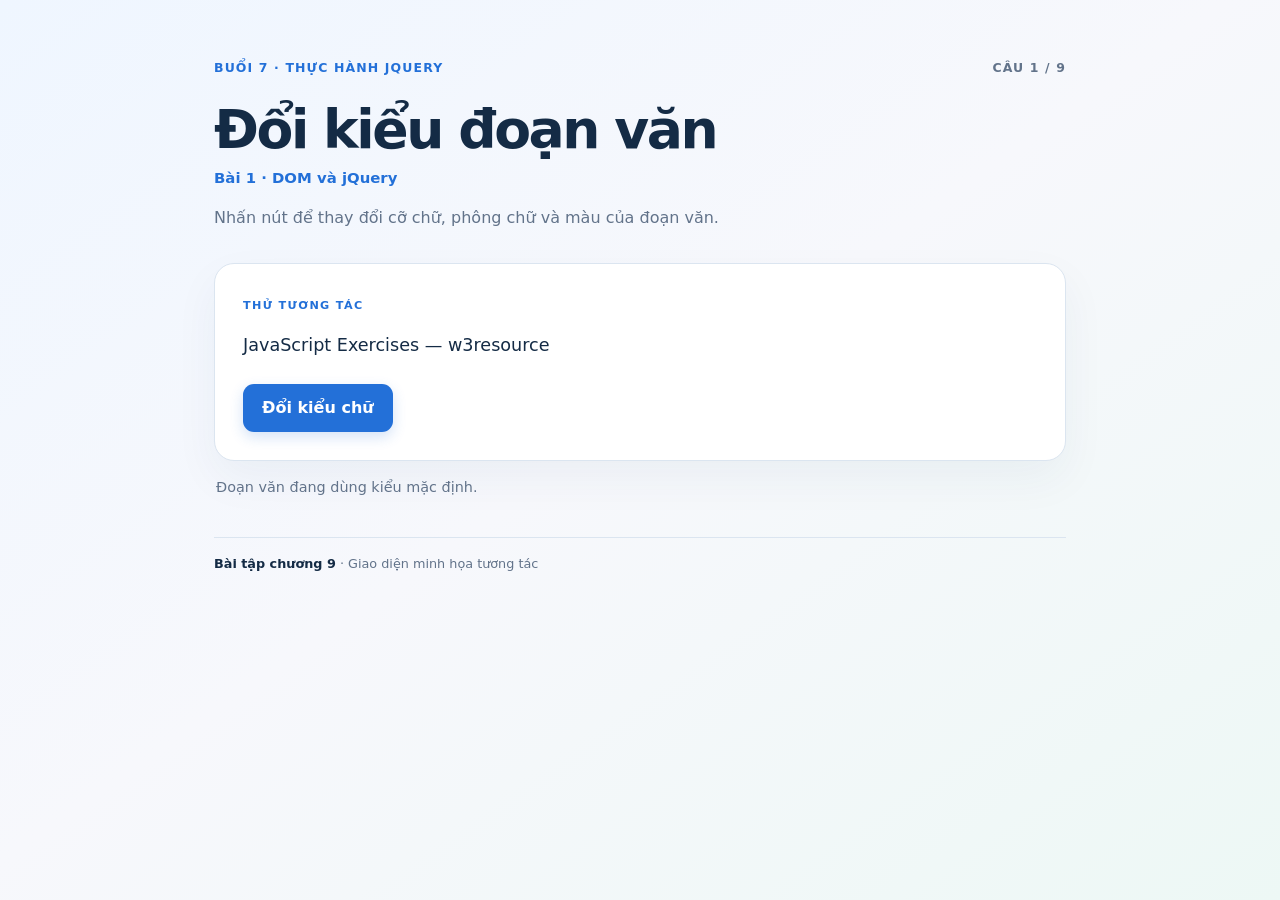
<file: 6651071063_JAVASCRIPT/C1_6651071064/index.html>
<!doctype html>
<html lang="vi">
<head>
  <meta charset="utf-8">
  <meta name="viewport" content="width=device-width, initial-scale=1">
  <meta name="description" content="Nhấn nút để thay đổi cỡ chữ, phông chữ và màu của đoạn văn.">
  <title>Đổi kiểu đoạn văn · Câu 1</title>
  <link rel="stylesheet" href="styles.css">
  <script src="https://code.jquery.com/jquery-3.7.1.min.js" integrity="sha256-/JqT3SQfawRcv/BIHPThkBvs0OEvtFFmqPF/lYI/Cxo=" crossorigin="anonymous"></script>
  <script defer src="script.js"></script>
</head>
<body>
  <main class="shell">
    <div class="topline"><span>Buổi 7 · Thực hành jQuery</span><span>Câu 1 / 9</span></div>
    <h1>Đổi kiểu đoạn văn</h1><p class="subtitle">Bài 1 · DOM và jQuery</p><p class="description">Nhấn nút để thay đổi cỡ chữ, phông chữ và màu của đoạn văn.</p>
    <section class="demo-card"><span class="eyebrow">THỬ TƯƠNG TÁC</span><p id="sampleText" class="sample-copy">JavaScript Exercises — w3resource</p><button class="button" id="styleButton">Đổi kiểu chữ</button></section><p class="hint" id="styleStatus" aria-live="polite">Đoạn văn đang dùng kiểu mặc định.</p>
    <footer class="footer"><strong>Bài tập chương 9</strong> · Giao diện minh họa tương tác</footer>
  </main>
  <script>window.addEventListener('load', function(){if(!window.jQuery) document.body.insertAdjacentHTML('beforeend','<p style="position:fixed;bottom:0;background:#fff;color:#9c2c40;padding:8px">Không tải được jQuery CDN. Kiểm tra kết nối Internet.</p>');});</script>
</body>
</html>
</file>
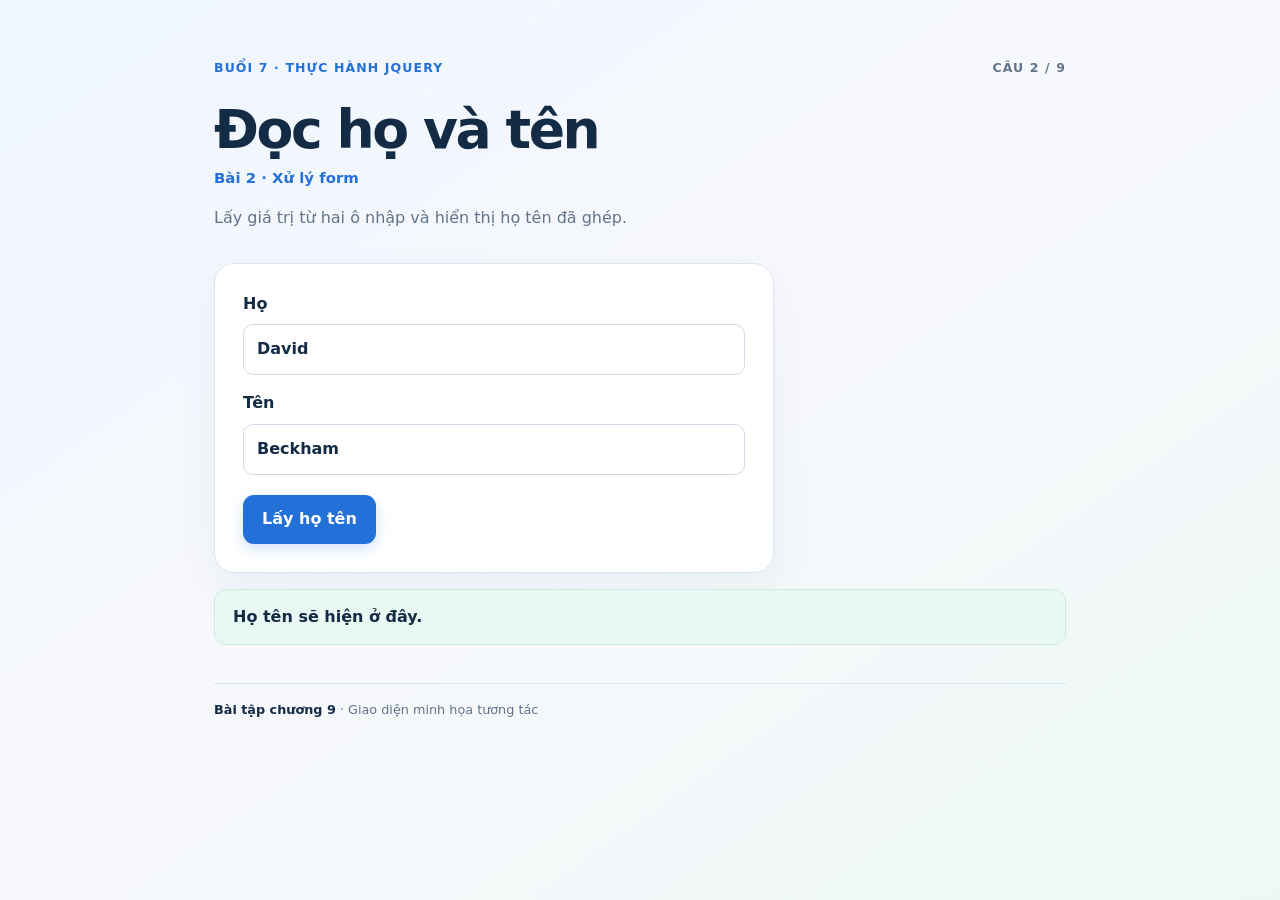
<file: 6651071063_JAVASCRIPT/C2_6651071064/index.html>
<!doctype html>
<html lang="vi">
<head>
  <meta charset="utf-8">
  <meta name="viewport" content="width=device-width, initial-scale=1">
  <meta name="description" content="Lấy giá trị từ hai ô nhập và hiển thị họ tên đã ghép.">
  <title>Đọc họ và tên · Câu 2</title>
  <link rel="stylesheet" href="styles.css">
  <script src="https://code.jquery.com/jquery-3.7.1.min.js" integrity="sha256-/JqT3SQfawRcv/BIHPThkBvs0OEvtFFmqPF/lYI/Cxo=" crossorigin="anonymous"></script>
  <script defer src="script.js"></script>
</head>
<body>
  <main class="shell">
    <div class="topline"><span>Buổi 7 · Thực hành jQuery</span><span>Câu 2 / 9</span></div>
    <h1>Đọc họ và tên</h1><p class="subtitle">Bài 2 · Xử lý form</p><p class="description">Lấy giá trị từ hai ô nhập và hiển thị họ tên đã ghép.</p>
    <form id="nameForm" class="demo-card"><label>Họ<input name="fname" value="David" required></label><label>Tên<input name="lname" value="Beckham" required></label><button class="button" type="submit">Lấy họ tên</button></form><div id="nameResult" class="result-box" aria-live="polite">Họ tên sẽ hiện ở đây.</div>
    <footer class="footer"><strong>Bài tập chương 9</strong> · Giao diện minh họa tương tác</footer>
  </main>
  <script>window.addEventListener('load', function(){if(!window.jQuery) document.body.insertAdjacentHTML('beforeend','<p style="position:fixed;bottom:0;background:#fff;color:#9c2c40;padding:8px">Không tải được jQuery CDN. Kiểm tra kết nối Internet.</p>');});</script>
</body>
</html>
</file>
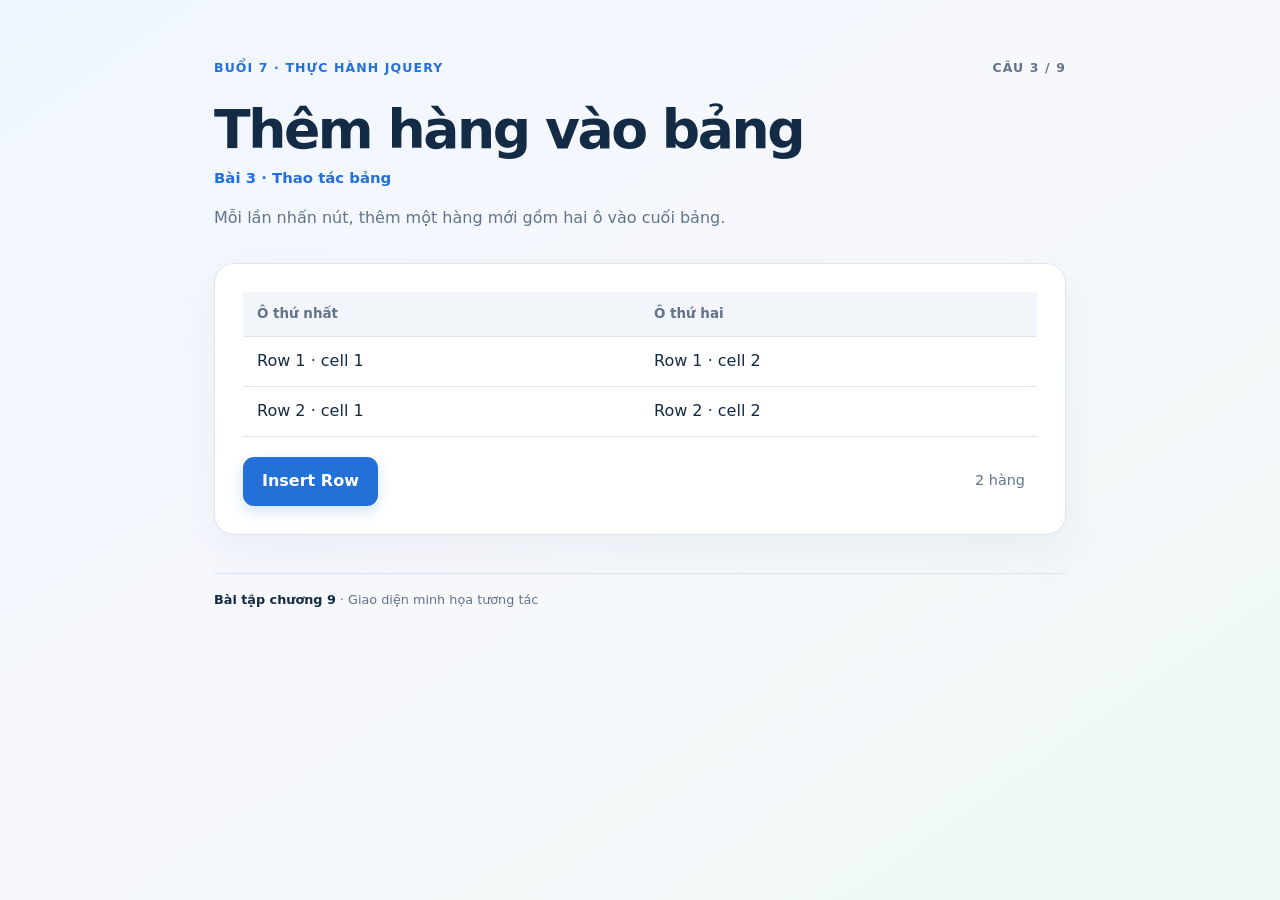
<file: 6651071063_JAVASCRIPT/C3_6651071064/index.html>
<!doctype html>
<html lang="vi">
<head>
  <meta charset="utf-8">
  <meta name="viewport" content="width=device-width, initial-scale=1">
  <meta name="description" content="Mỗi lần nhấn nút, thêm một hàng mới gồm hai ô vào cuối bảng.">
  <title>Thêm hàng vào bảng · Câu 3</title>
  <link rel="stylesheet" href="styles.css">
  <script src="https://code.jquery.com/jquery-3.7.1.min.js" integrity="sha256-/JqT3SQfawRcv/BIHPThkBvs0OEvtFFmqPF/lYI/Cxo=" crossorigin="anonymous"></script>
  <script defer src="script.js"></script>
</head>
<body>
  <main class="shell">
    <div class="topline"><span>Buổi 7 · Thực hành jQuery</span><span>Câu 3 / 9</span></div>
    <h1>Thêm hàng vào bảng</h1><p class="subtitle">Bài 3 · Thao tác bảng</p><p class="description">Mỗi lần nhấn nút, thêm một hàng mới gồm hai ô vào cuối bảng.</p>
    <section class="demo-card"><table class="data-table" id="sampleTable"><thead><tr><th>Ô thứ nhất</th><th>Ô thứ hai</th></tr></thead><tbody><tr><td>Row 1 · cell 1</td><td>Row 1 · cell 2</td></tr><tr><td>Row 2 · cell 1</td><td>Row 2 · cell 2</td></tr></tbody></table><button class="button" id="insertRow">Insert Row</button><span class="counter" id="rowCount"></span></section>
    <footer class="footer"><strong>Bài tập chương 9</strong> · Giao diện minh họa tương tác</footer>
  </main>
  <script>window.addEventListener('load', function(){if(!window.jQuery) document.body.insertAdjacentHTML('beforeend','<p style="position:fixed;bottom:0;background:#fff;color:#9c2c40;padding:8px">Không tải được jQuery CDN. Kiểm tra kết nối Internet.</p>');});</script>
</body>
</html>
</file>
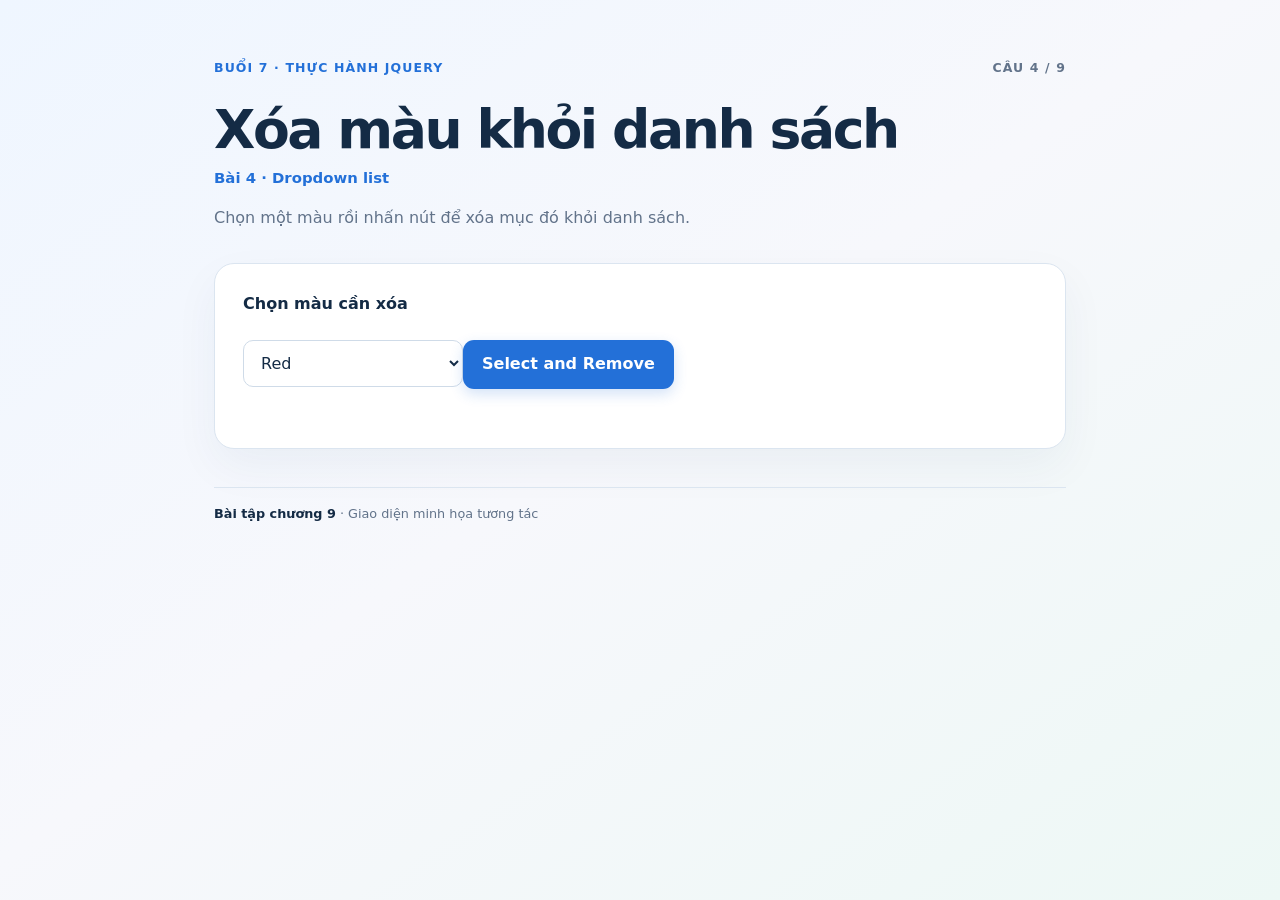
<file: 6651071063_JAVASCRIPT/C4_6651071064/index.html>
<!doctype html>
<html lang="vi">
<head>
  <meta charset="utf-8">
  <meta name="viewport" content="width=device-width, initial-scale=1">
  <meta name="description" content="Chọn một màu rồi nhấn nút để xóa mục đó khỏi danh sách.">
  <title>Xóa màu khỏi danh sách · Câu 4</title>
  <link rel="stylesheet" href="styles.css">
  <script src="https://code.jquery.com/jquery-3.7.1.min.js" integrity="sha256-/JqT3SQfawRcv/BIHPThkBvs0OEvtFFmqPF/lYI/Cxo=" crossorigin="anonymous"></script>
  <script defer src="script.js"></script>
</head>
<body>
  <main class="shell">
    <div class="topline"><span>Buổi 7 · Thực hành jQuery</span><span>Câu 4 / 9</span></div>
    <h1>Xóa màu khỏi danh sách</h1><p class="subtitle">Bài 4 · Dropdown list</p><p class="description">Chọn một màu rồi nhấn nút để xóa mục đó khỏi danh sách.</p>
    <section class="demo-card"><label for="colorSelect">Chọn màu cần xóa</label><select id="colorSelect"><option>Red</option><option>Green</option><option>White</option><option>Black</option></select><button class="button" id="removeColor">Select and Remove</button><p id="colorStatus" class="hint" aria-live="polite"></p></section>
    <footer class="footer"><strong>Bài tập chương 9</strong> · Giao diện minh họa tương tác</footer>
  </main>
  <script>window.addEventListener('load', function(){if(!window.jQuery) document.body.insertAdjacentHTML('beforeend','<p style="position:fixed;bottom:0;background:#fff;color:#9c2c40;padding:8px">Không tải được jQuery CDN. Kiểm tra kết nối Internet.</p>');});</script>
</body>
</html>
</file>
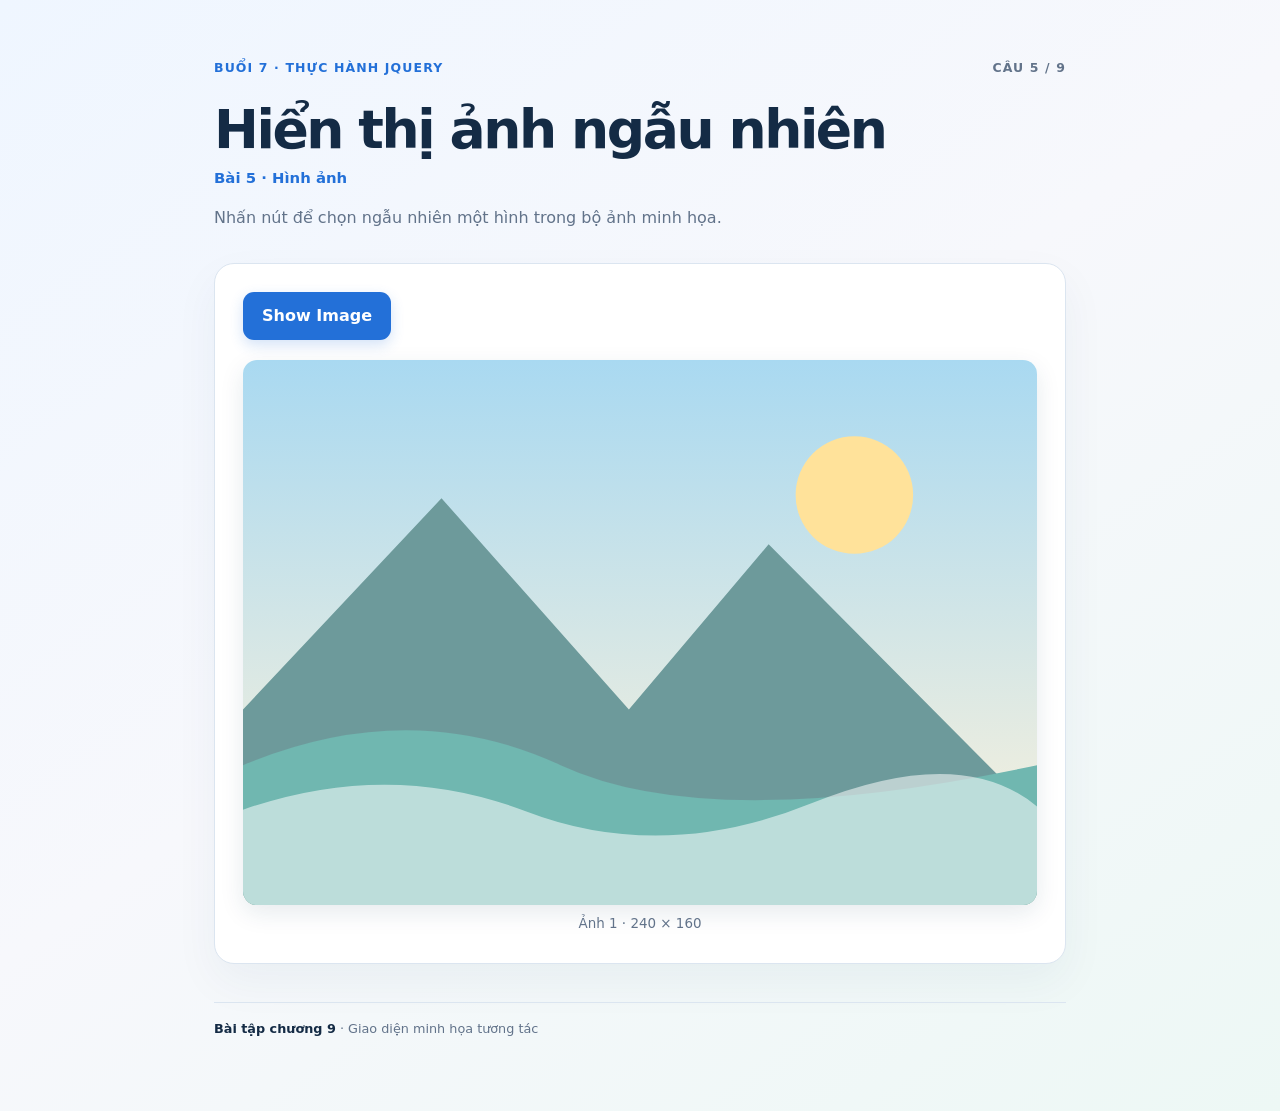
<file: 6651071063_JAVASCRIPT/C5_6651071064/index.html>
<!doctype html>
<html lang="vi">
<head>
  <meta charset="utf-8">
  <meta name="viewport" content="width=device-width, initial-scale=1">
  <meta name="description" content="Nhấn nút để chọn ngẫu nhiên một hình trong bộ ảnh minh họa.">
  <title>Hiển thị ảnh ngẫu nhiên · Câu 5</title>
  <link rel="stylesheet" href="styles.css">
  <script src="https://code.jquery.com/jquery-3.7.1.min.js" integrity="sha256-/JqT3SQfawRcv/BIHPThkBvs0OEvtFFmqPF/lYI/Cxo=" crossorigin="anonymous"></script>
  <script defer src="script.js"></script>
</head>
<body>
  <main class="shell">
    <div class="topline"><span>Buổi 7 · Thực hành jQuery</span><span>Câu 5 / 9</span></div>
    <h1>Hiển thị ảnh ngẫu nhiên</h1><p class="subtitle">Bài 5 · Hình ảnh</p><p class="description">Nhấn nút để chọn ngẫu nhiên một hình trong bộ ảnh minh họa.</p>
    <section class="demo-card"><button class="button" id="showImage">Show Image</button><figure class="image-frame"><img id="randomImage" src="images/scene-1.svg" alt="Phong cảnh minh họa"><figcaption id="imageCaption">Ảnh 1 · 240 × 160</figcaption></figure></section>
    <footer class="footer"><strong>Bài tập chương 9</strong> · Giao diện minh họa tương tác</footer>
  </main>
  <script>window.addEventListener('load', function(){if(!window.jQuery) document.body.insertAdjacentHTML('beforeend','<p style="position:fixed;bottom:0;background:#fff;color:#9c2c40;padding:8px">Không tải được jQuery CDN. Kiểm tra kết nối Internet.</p>');});</script>
</body>
</html>
</file>
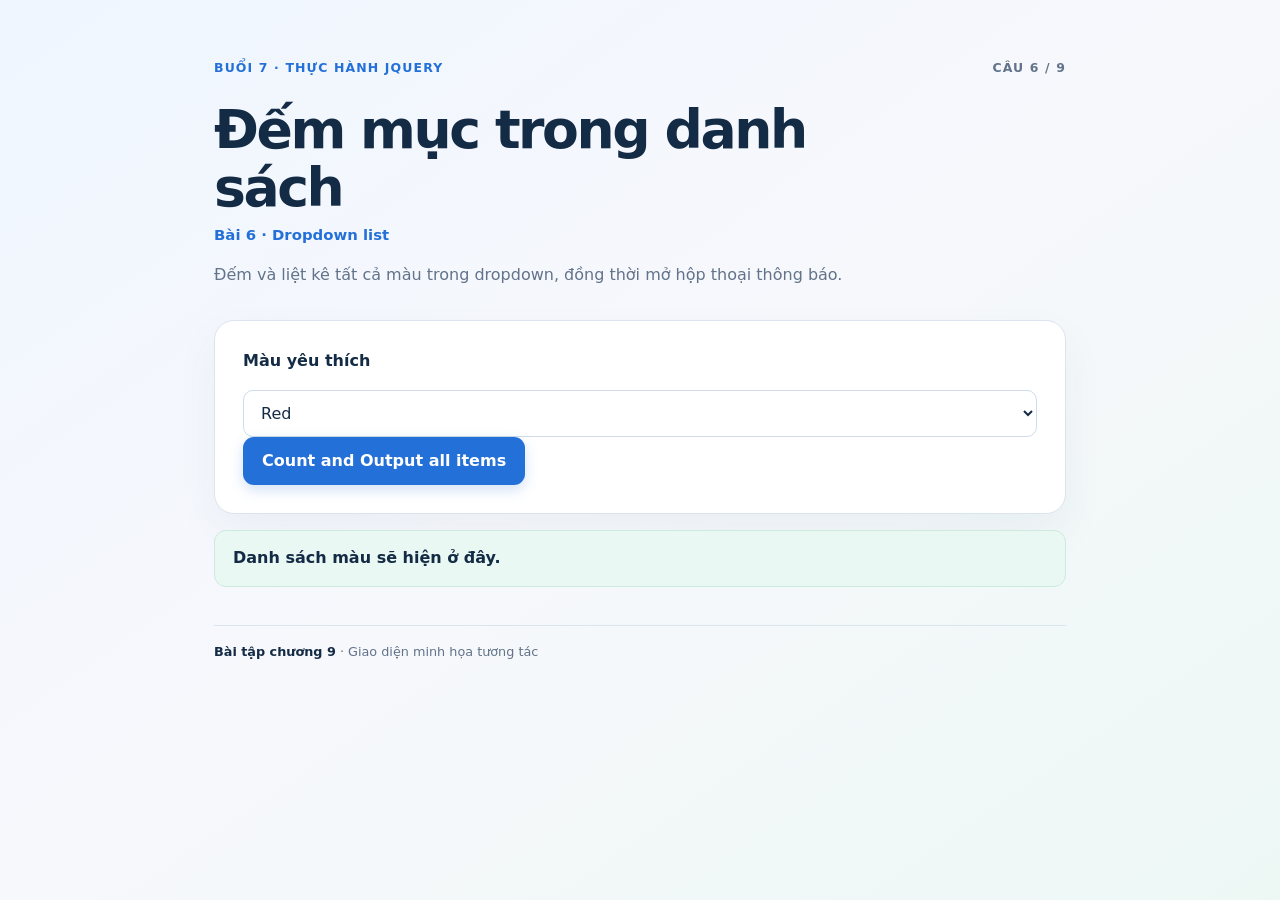
<file: 6651071063_JAVASCRIPT/C6_6651071064/index.html>
<!doctype html>
<html lang="vi">
<head>
  <meta charset="utf-8">
  <meta name="viewport" content="width=device-width, initial-scale=1">
  <meta name="description" content="Đếm và liệt kê tất cả màu trong dropdown, đồng thời mở hộp thoại thông báo.">
  <title>Đếm mục trong danh sách · Câu 6</title>
  <link rel="stylesheet" href="styles.css">
  <script src="https://code.jquery.com/jquery-3.7.1.min.js" integrity="sha256-/JqT3SQfawRcv/BIHPThkBvs0OEvtFFmqPF/lYI/Cxo=" crossorigin="anonymous"></script>
  <script defer src="script.js"></script>
</head>
<body>
  <main class="shell">
    <div class="topline"><span>Buổi 7 · Thực hành jQuery</span><span>Câu 6 / 9</span></div>
    <h1>Đếm mục trong danh sách</h1><p class="subtitle">Bài 6 · Dropdown list</p><p class="description">Đếm và liệt kê tất cả màu trong dropdown, đồng thời mở hộp thoại thông báo.</p>
    <section class="demo-card"><label for="mySelect">Màu yêu thích</label><select id="mySelect"><option>Red</option><option>Green</option><option>Blue</option><option>White</option></select><button class="button" id="getOptions">Count and Output all items</button></section><div class="result-box" id="optionsResult" aria-live="polite">Danh sách màu sẽ hiện ở đây.</div>
    <footer class="footer"><strong>Bài tập chương 9</strong> · Giao diện minh họa tương tác</footer>
  </main>
  <script>window.addEventListener('load', function(){if(!window.jQuery) document.body.insertAdjacentHTML('beforeend','<p style="position:fixed;bottom:0;background:#fff;color:#9c2c40;padding:8px">Không tải được jQuery CDN. Kiểm tra kết nối Internet.</p>');});</script>
</body>
</html>
</file>
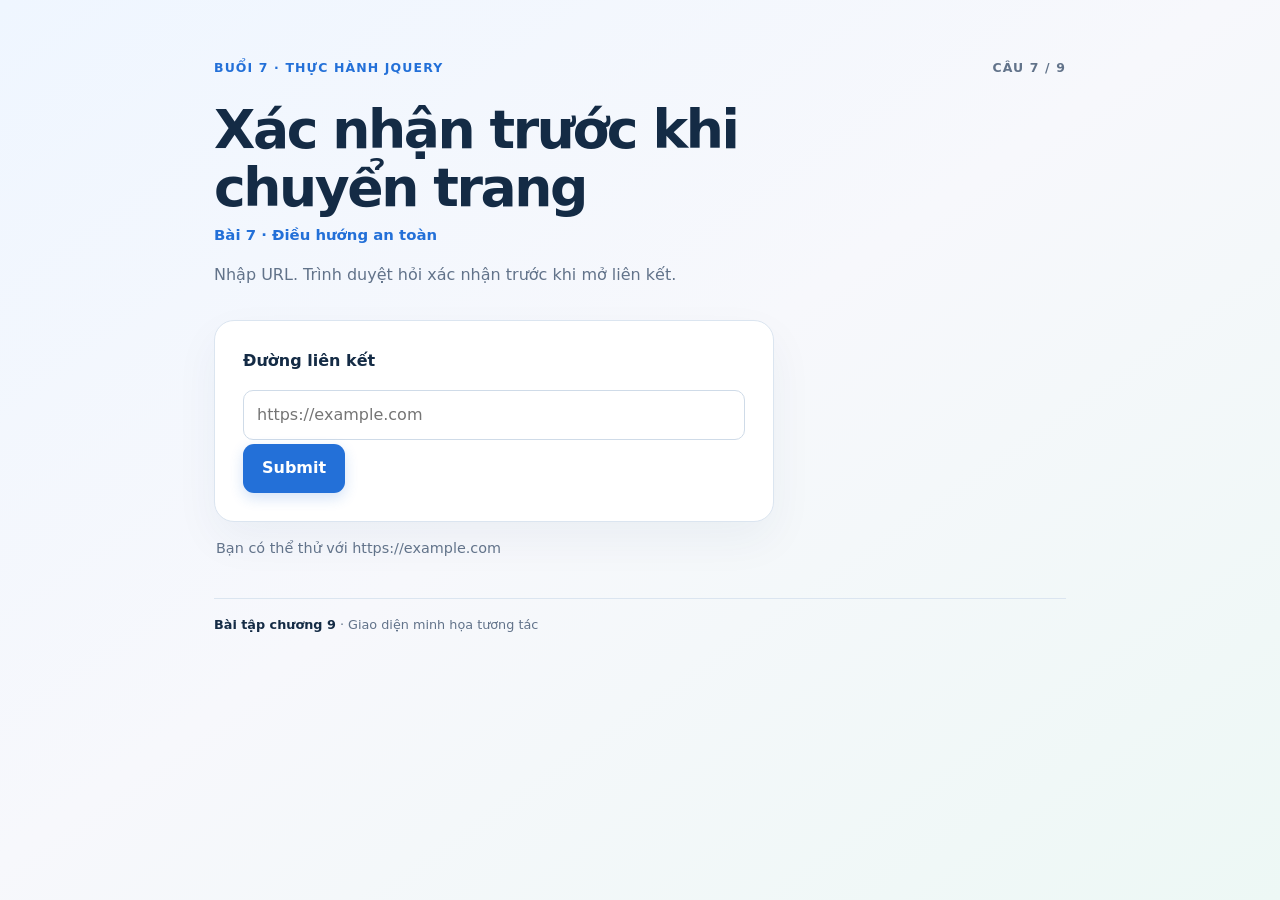
<file: 6651071063_JAVASCRIPT/C7_6651071064/index.html>
<!doctype html>
<html lang="vi">
<head>
  <meta charset="utf-8">
  <meta name="viewport" content="width=device-width, initial-scale=1">
  <meta name="description" content="Nhập URL. Trình duyệt hỏi xác nhận trước khi mở liên kết.">
  <title>Xác nhận trước khi chuyển trang · Câu 7</title>
  <link rel="stylesheet" href="styles.css">
  <script src="https://code.jquery.com/jquery-3.7.1.min.js" integrity="sha256-/JqT3SQfawRcv/BIHPThkBvs0OEvtFFmqPF/lYI/Cxo=" crossorigin="anonymous"></script>
  <script defer src="script.js"></script>
</head>
<body>
  <main class="shell">
    <div class="topline"><span>Buổi 7 · Thực hành jQuery</span><span>Câu 7 / 9</span></div>
    <h1>Xác nhận trước khi chuyển trang</h1><p class="subtitle">Bài 7 · Điều hướng an toàn</p><p class="description">Nhập URL. Trình duyệt hỏi xác nhận trước khi mở liên kết.</p>
    <form id="linkForm" class="demo-card"><label for="linkInput">Đường liên kết</label><input type="url" id="linkInput" placeholder="https://example.com" required><button class="button" type="submit">Submit</button></form><p class="hint" id="linkStatus" aria-live="polite">Bạn có thể thử với https://example.com</p>
    <footer class="footer"><strong>Bài tập chương 9</strong> · Giao diện minh họa tương tác</footer>
  </main>
  <script>window.addEventListener('load', function(){if(!window.jQuery) document.body.insertAdjacentHTML('beforeend','<p style="position:fixed;bottom:0;background:#fff;color:#9c2c40;padding:8px">Không tải được jQuery CDN. Kiểm tra kết nối Internet.</p>');});</script>
</body>
</html>
</file>
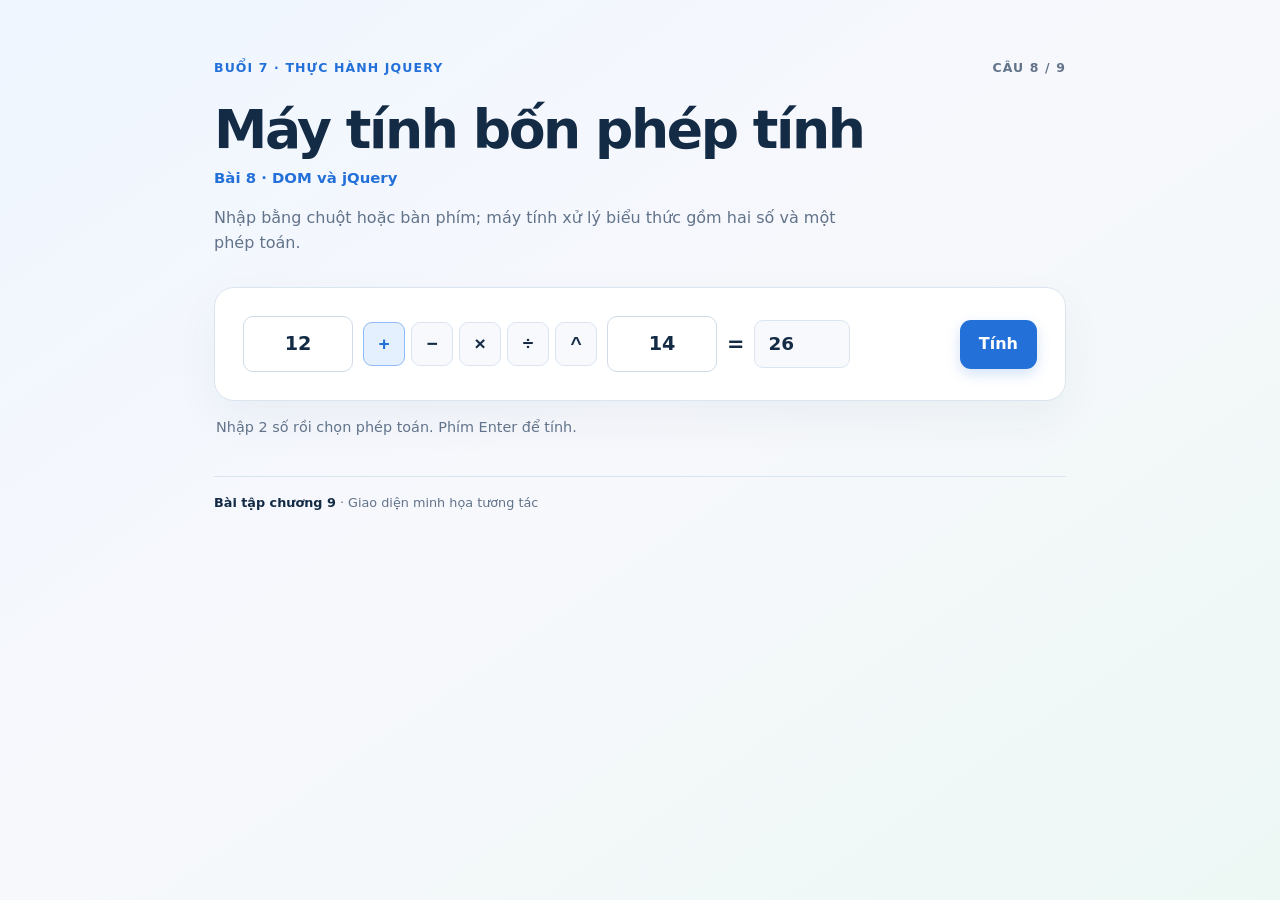
<file: 6651071063_JAVASCRIPT/C8_6651071064/index.html>
<!doctype html>
<html lang="vi">
<head>
  <meta charset="utf-8">
  <meta name="viewport" content="width=device-width, initial-scale=1">
  <meta name="description" content="Nhập bằng chuột hoặc bàn phím; máy tính xử lý biểu thức gồm hai số và một phép toán.">
  <title>Máy tính bốn phép tính · Câu 8</title>
  <link rel="stylesheet" href="styles.css">
  <script src="https://code.jquery.com/jquery-3.7.1.min.js" integrity="sha256-/JqT3SQfawRcv/BIHPThkBvs0OEvtFFmqPF/lYI/Cxo=" crossorigin="anonymous"></script>
  <script defer src="script.js"></script>
</head>
<body>
  <main class="shell">
    <div class="topline"><span>Buổi 7 · Thực hành jQuery</span><span>Câu 8 / 9</span></div>
    <h1>Máy tính bốn phép tính</h1><p class="subtitle">Bài 8 · DOM và jQuery</p><p class="description">Nhập bằng chuột hoặc bàn phím; máy tính xử lý biểu thức gồm hai số và một phép toán.</p>
    <section class="demo-card calculator"><input id="leftOperand" class="calc-input" inputmode="decimal" value="12" aria-label="Số thứ nhất"><div class="operator-group"><button type="button" class="operator active" data-op="+">+</button><button type="button" class="operator" data-op="-">−</button><button type="button" class="operator" data-op="*">×</button><button type="button" class="operator" data-op="/">÷</button><button type="button" class="operator" data-op="^">^</button></div><input id="rightOperand" class="calc-input" inputmode="decimal" value="14" aria-label="Số thứ hai"><span class="equals">=</span><output id="calcResult" class="calc-result">26</output><button id="calculate" class="button calculate-button">Tính</button></section><p class="hint" id="calcStatus" aria-live="polite">Nhập 2 số rồi chọn phép toán. Phím Enter để tính.</p>
    <footer class="footer"><strong>Bài tập chương 9</strong> · Giao diện minh họa tương tác</footer>
  </main>
  <script>window.addEventListener('load', function(){if(!window.jQuery) document.body.insertAdjacentHTML('beforeend','<p style="position:fixed;bottom:0;background:#fff;color:#9c2c40;padding:8px">Không tải được jQuery CDN. Kiểm tra kết nối Internet.</p>');});</script>
</body>
</html>
</file>
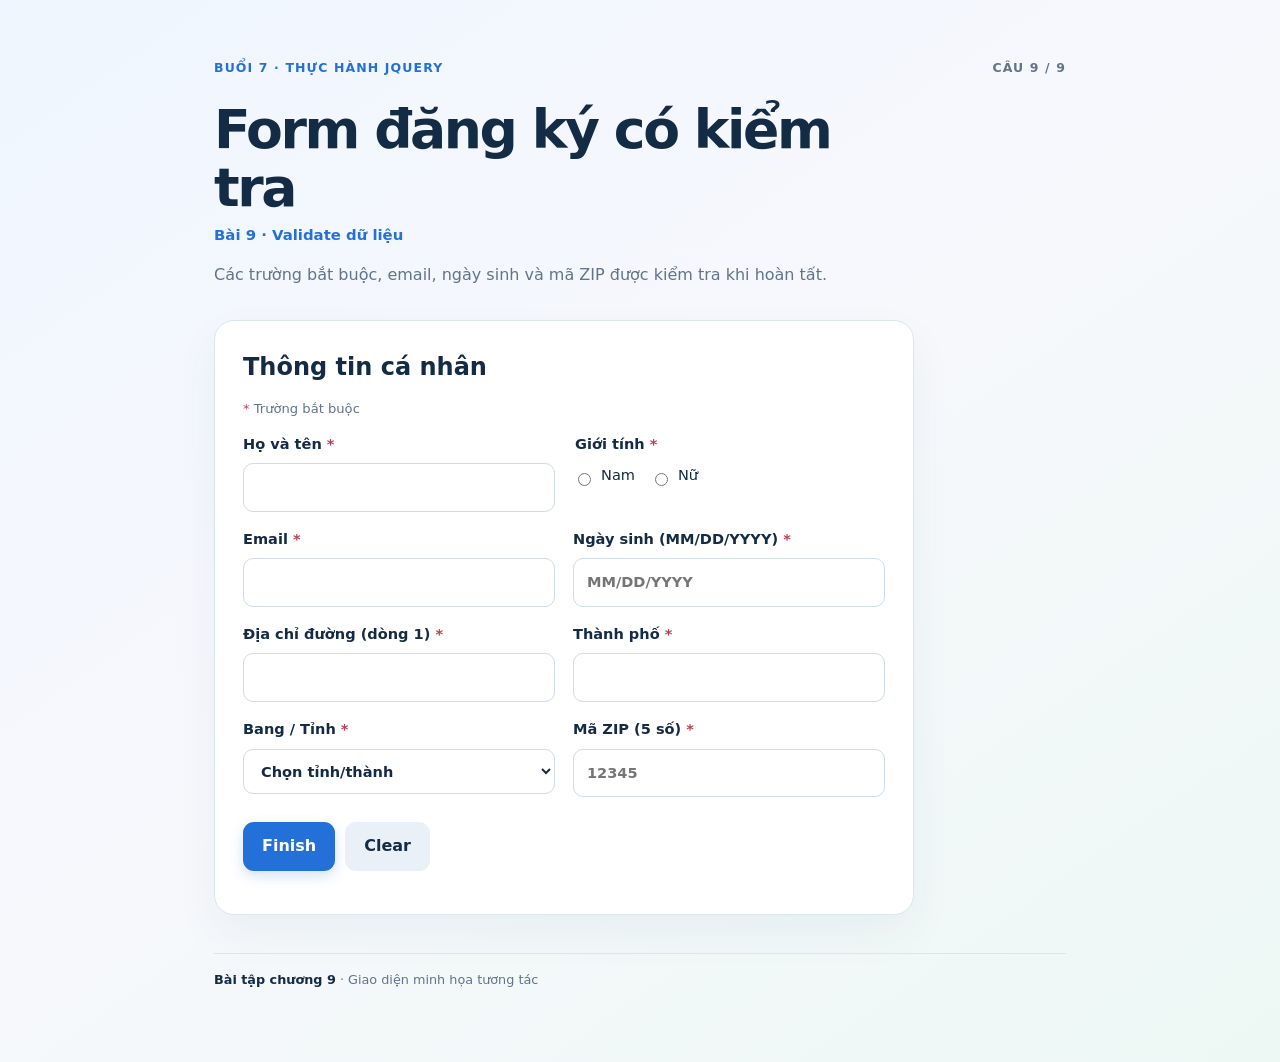
<file: 6651071063_JAVASCRIPT/C9_6651071064/index.html>
<!doctype html>
<html lang="vi">
<head>
  <meta charset="utf-8">
  <meta name="viewport" content="width=device-width, initial-scale=1">
  <meta name="description" content="Các trường bắt buộc, email, ngày sinh và mã ZIP được kiểm tra khi hoàn tất.">
  <title>Form đăng ký có kiểm tra · Câu 9</title>
  <link rel="stylesheet" href="styles.css">
  <script src="https://code.jquery.com/jquery-3.7.1.min.js" integrity="sha256-/JqT3SQfawRcv/BIHPThkBvs0OEvtFFmqPF/lYI/Cxo=" crossorigin="anonymous"></script>
  <script defer src="script.js"></script>
</head>
<body>
  <main class="shell">
    <div class="topline"><span>Buổi 7 · Thực hành jQuery</span><span>Câu 9 / 9</span></div>
    <h1>Form đăng ký có kiểm tra</h1><p class="subtitle">Bài 9 · Validate dữ liệu</p><p class="description">Các trường bắt buộc, email, ngày sinh và mã ZIP được kiểm tra khi hoàn tất.</p>
    <form id="registrationForm" class="demo-card registration" novalidate><h2>Thông tin cá nhân</h2><p class="required-note"><span>*</span> Trường bắt buộc</p><div class="form-grid"><label>Họ và tên <b>*</b><input name="name" required autocomplete="name"></label><fieldset><legend>Giới tính <b>*</b></legend><label class="inline"><input type="radio" name="sex" value="Nam" required> Nam</label><label class="inline"><input type="radio" name="sex" value="Nữ"> Nữ</label></fieldset><label>Email <b>*</b><input name="email" type="email" required autocomplete="email"></label><label>Ngày sinh (MM/DD/YYYY) <b>*</b><input name="birthdate" placeholder="MM/DD/YYYY" required></label><label>Địa chỉ đường (dòng 1) <b>*</b><input name="street" required autocomplete="street-address"></label><label>Thành phố <b>*</b><input name="city" required autocomplete="address-level2"></label><label>Bang / Tỉnh <b>*</b><select name="region" required><option value="">Chọn tỉnh/thành</option><option>Hà Nội</option><option>TP. Hồ Chí Minh</option><option>Đà Nẵng</option><option>Cần Thơ</option><option>Khác</option></select></label><label>Mã ZIP (5 số) <b>*</b><input name="zip" inputmode="numeric" maxlength="5" placeholder="12345" required></label></div><div class="form-actions"><button class="button" type="submit">Finish</button><button class="button button-secondary" type="reset">Clear</button></div><p id="formMessage" class="form-message" aria-live="polite"></p></form>
    <footer class="footer"><strong>Bài tập chương 9</strong> · Giao diện minh họa tương tác</footer>
  </main>
  <script>window.addEventListener('load', function(){if(!window.jQuery) document.body.insertAdjacentHTML('beforeend','<p style="position:fixed;bottom:0;background:#fff;color:#9c2c40;padding:8px">Không tải được jQuery CDN. Kiểm tra kết nối Internet.</p>');});</script>
</body>
</html>
</file>
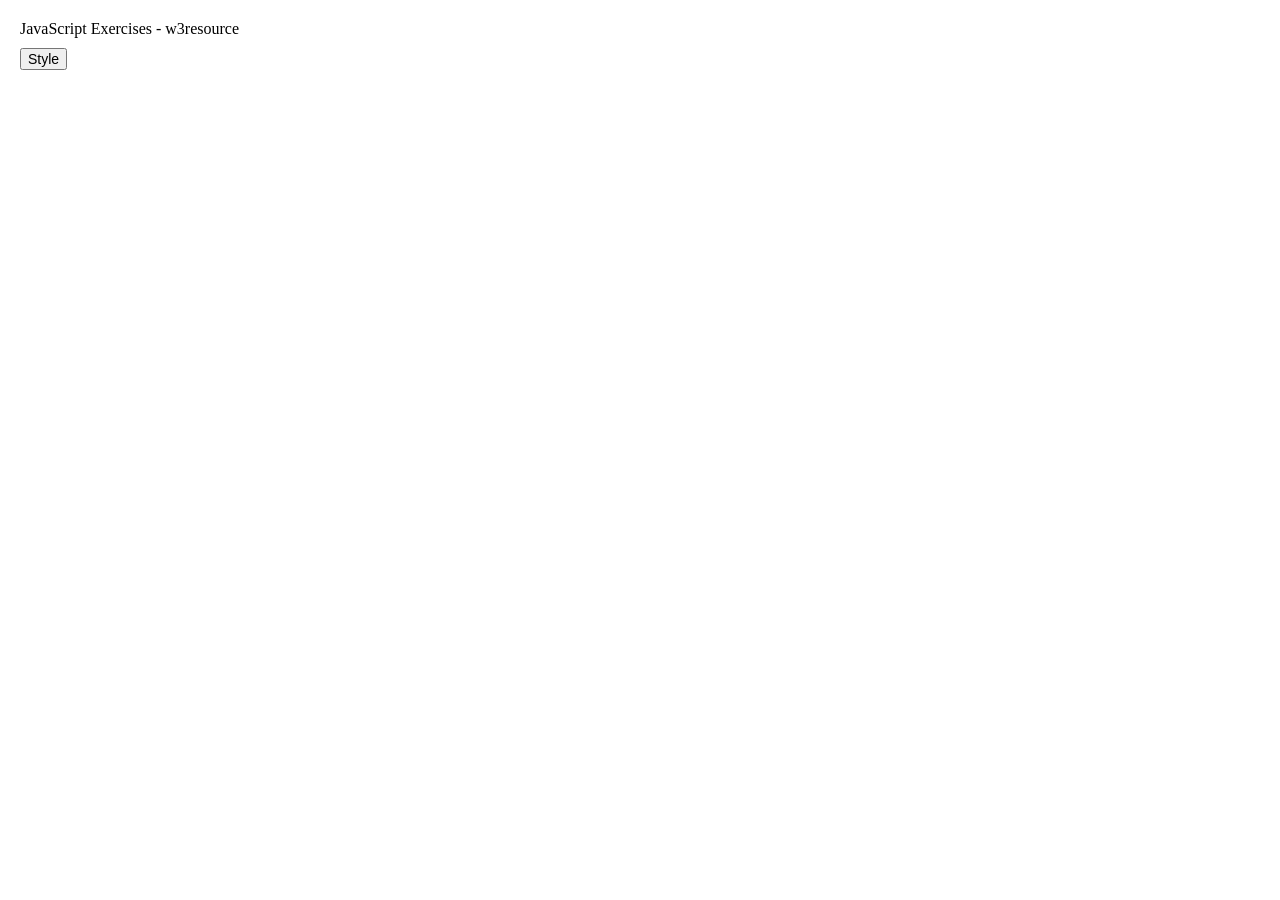
<file: 6651071063_JAVASCRIPT/C28_6651071064/cau28.html>
<!DOCTYPE html>
<html lang="vi">
<head>
<meta charset="UTF-8">
<title>Câu 28</title>
<link rel="stylesheet" href="Styles/cau28.css">
</head>
<body>
<p id ='text'>JavaScript Exercises - w3resource</p>
<div>
<button id="jsstyle" onclick="js_style()">Style</button>
</div>
<script src="Scripts/cau28.js"></script>
</body>
</html>
</file>
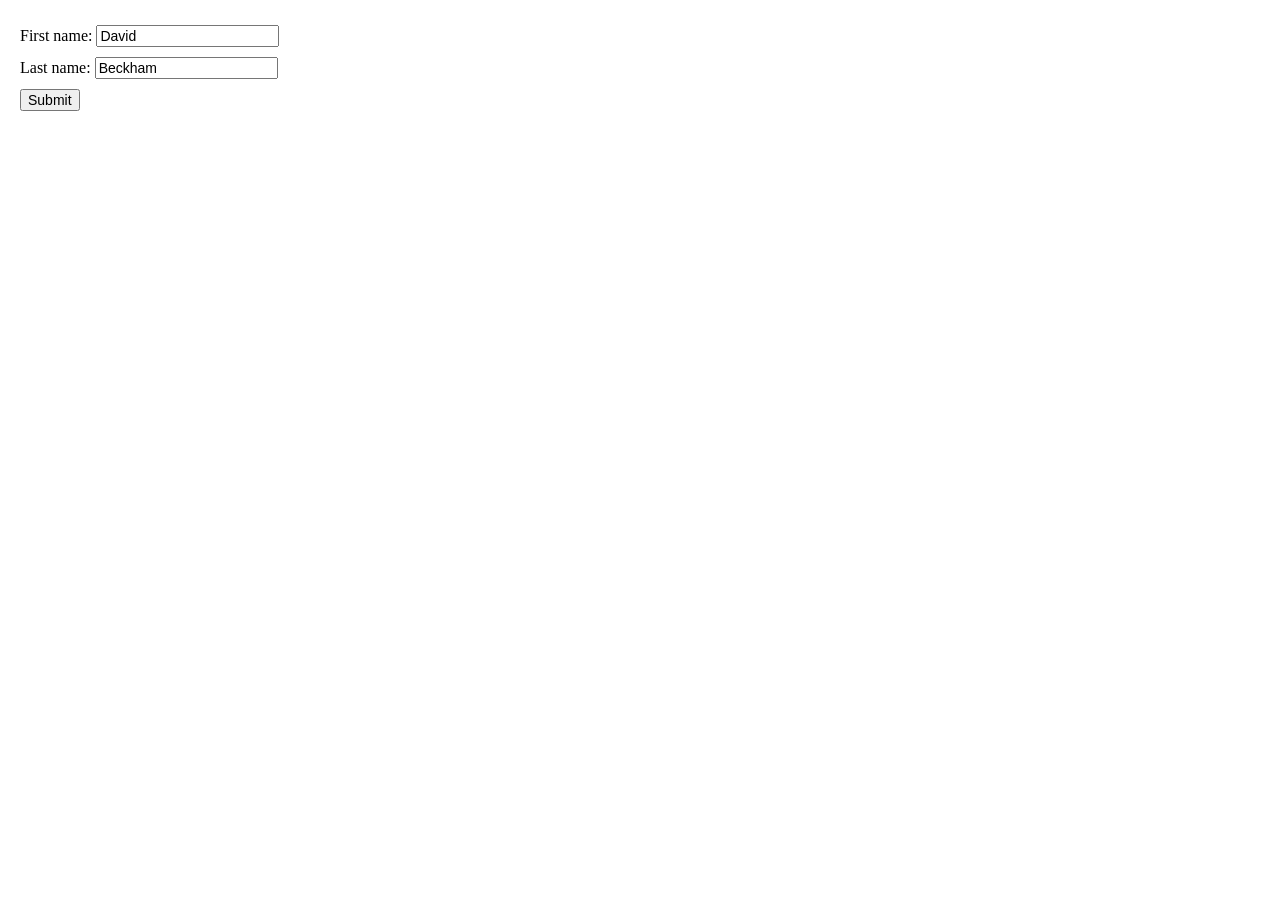
<file: 6651071063_JAVASCRIPT/C29_6651071064/cau29.html>
<!DOCTYPE html>
<html lang="vi">
<head>
<meta charset="UTF-8">
<title>Câu 29</title>
<link rel="stylesheet" href="Styles/cau29.css">
</head>
<body>
<form id="form1" onsubmit="return getFormvalue()">
First name: <input type="text" name="fname" value="David"><br>
Last name: <input type="text" name="lname" value="Beckham"><br>
<input type="submit" value="Submit">
</form>
<script src="Scripts/cau29.js"></script>
</body>
</html>
</file>
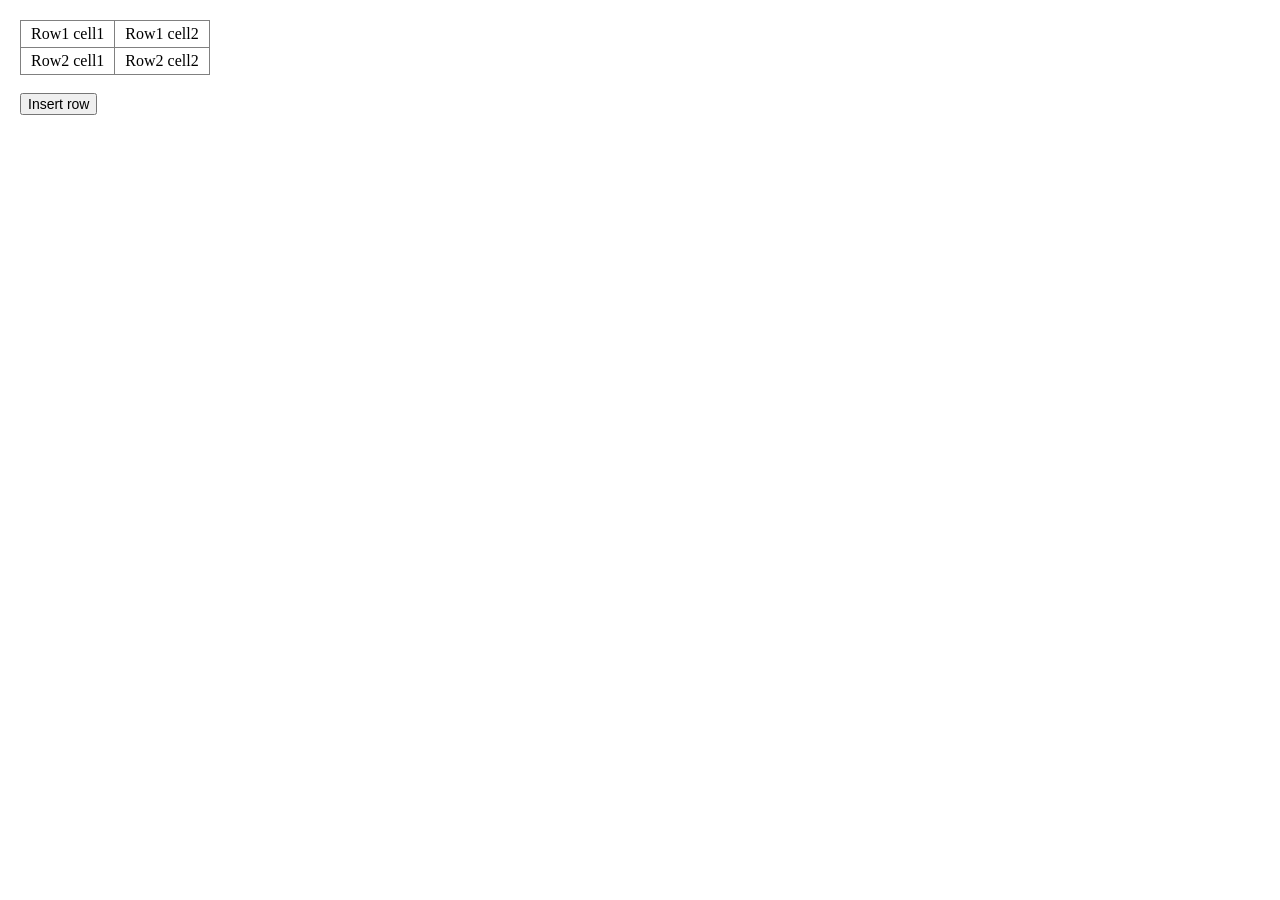
<file: 6651071063_JAVASCRIPT/C30_6651071064/cau30.html>
<!DOCTYPE html>
<html lang="vi">
<head>
<meta charset="UTF-8">
<title>Câu 30</title>
<link rel="stylesheet" href="Styles/cau30.css">
</head>
<body>
<table id="sampleTable" border="1">
<tr><td>Row1 cell1</td><td>Row1 cell2</td></tr>
<tr><td>Row2 cell1</td><td>Row2 cell2</td></tr>
</table><br>
<input type="button" onclick="insert_Row()" value="Insert row">
<script src="Scripts/cau30.js"></script>
</body>
</html>
</file>
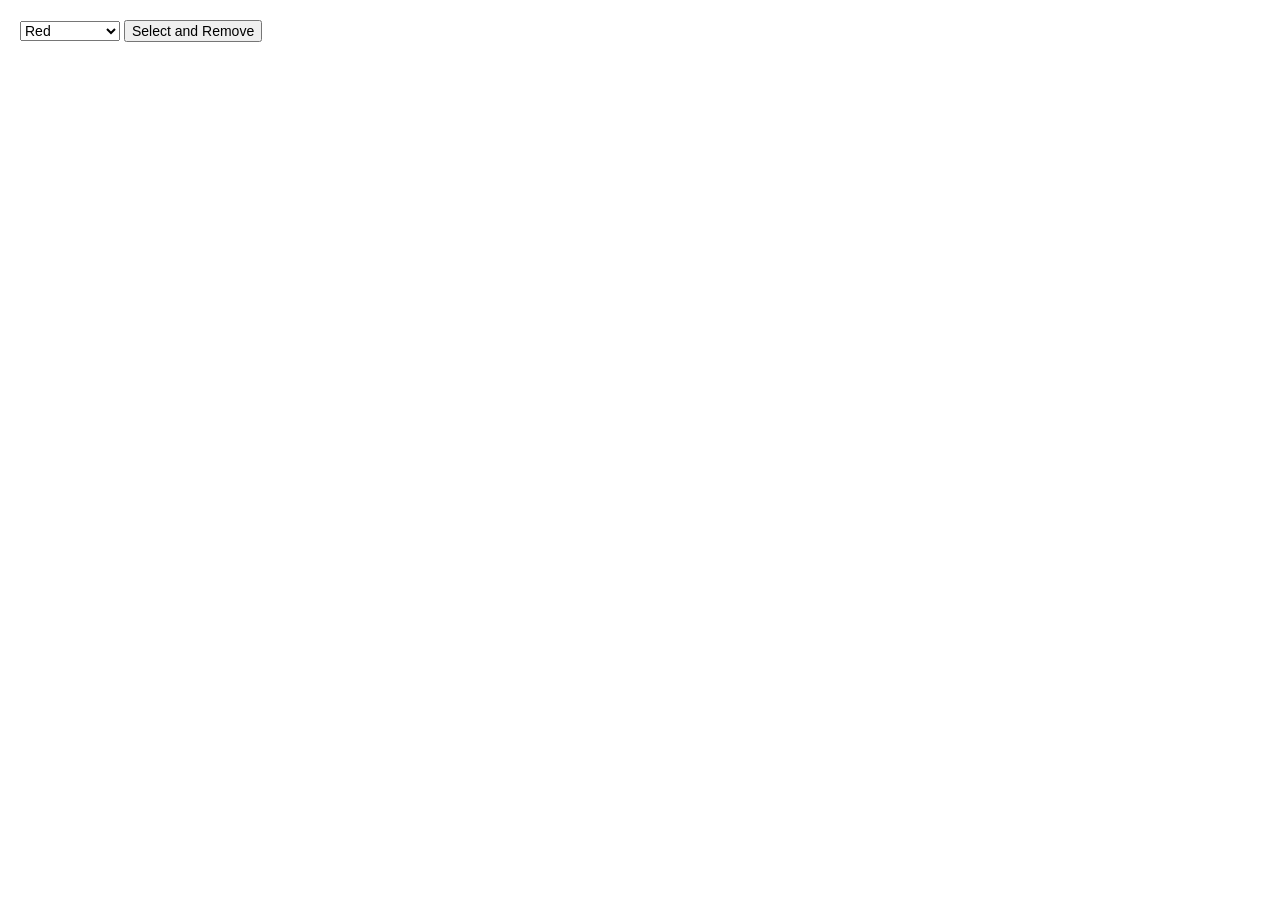
<file: 6651071063_JAVASCRIPT/C31_6651071064/cau31.html>
<!DOCTYPE html>
<html lang="vi">
<head>
<meta charset="UTF-8">
<title>Câu 31</title>
<link rel="stylesheet" href="Styles/cau31.css">
</head>
<body>
<form>
<select id="colorSelect">
<option>Red</option>
<option>Green</option>
<option>White</option>
<option>Black</option>
</select>
<input type="button" onclick="removecolor()" value="Select and Remove">
</form>
<script src="Scripts/cau31.js"></script>
</body>
</html>
</file>
<file: 6651071063_JAVASCRIPT/C1_6651071064/styles.css>
:root{--ink:#142b45;--muted:#62738a;--blue:#2370d8;--blue-dark:#1758ae;--line:#dbe5f0;--paper:#f5f8fc;--card:#fff;--mint:#eaf8f3;--red:#bc4054}*{box-sizing:border-box}body{margin:0;background:linear-gradient(145deg,#eff6ff 0%,#f7f8fc 48%,#edf8f5 100%);color:var(--ink);font:16px/1.55 system-ui,-apple-system,"Segoe UI",sans-serif;min-height:100vh}.shell{max-width:900px;margin:0 auto;padding:58px 24px 72px}.topline{display:flex;justify-content:space-between;align-items:center;color:var(--muted);font-size:.78rem;font-weight:750;letter-spacing:.09em;text-transform:uppercase}.topline span:first-child{color:var(--blue)}h1{max-width:700px;margin:24px 0 8px;font-size:clamp(2rem,5vw,3.35rem);line-height:1.07;letter-spacing:-.045em}.subtitle{margin:0;color:var(--blue);font-size:.93rem;font-weight:750}.description{max-width:640px;color:var(--muted);margin:16px 0 32px}.demo-card{background:var(--card);border:1px solid var(--line);border-radius:20px;padding:28px;box-shadow:0 18px 45px #1d42600d}.eyebrow{font-size:.7rem;font-weight:800;letter-spacing:.12em;color:var(--blue)}.sample-copy{font-size:1.1rem;margin:16px 0 24px}.button{border:0;border-radius:11px;padding:12px 19px;background:var(--blue);color:white;font:inherit;font-weight:750;cursor:pointer;box-shadow:0 5px 14px #2370d833;transition:transform .15s,background .15s}.button:hover{background:var(--blue-dark);transform:translateY(-1px)}.button-secondary{background:#eaf0f7;color:var(--ink);box-shadow:none}.hint{color:var(--muted);font-size:.9rem;margin:15px 2px 0}label{display:grid;gap:8px;font-weight:650;margin-bottom:16px}input,select{width:100%;border:1px solid #cfdbe8;border-radius:10px;background:white;padding:12px 13px;color:var(--ink);font:inherit;outline:none}input:focus,select:focus{border-color:var(--blue);box-shadow:0 0 0 3px #2370d81a}form.demo-card{max-width:560px}form.demo-card .button{margin-top:4px}.result-box{margin-top:16px;background:var(--mint);border:1px solid #ccebdc;border-radius:12px;padding:15px 18px;font-weight:700}.data-table{width:100%;border-collapse:collapse;margin-bottom:20px}.data-table th,.data-table td{text-align:left;padding:12px 14px;border-bottom:1px solid var(--line)}.data-table th{background:#f2f6fb;color:var(--muted);font-size:.84rem}.counter{float:right;margin:12px;color:var(--muted);font-size:.9rem}#colorSelect{max-width:220px;margin:8px 0 18px}.image-frame{margin:20px auto 0;text-align:center}.image-frame img{display:block;max-width:100%;height:auto;margin:0 auto;border-radius:14px;box-shadow:0 8px 25px #1838581a}.image-frame figcaption{margin-top:9px;color:var(--muted);font-size:.84rem}.calculator{display:flex;align-items:center;gap:10px;flex-wrap:wrap}.calc-input{width:110px;text-align:center;font-size:1.2rem;font-weight:700}.operator-group{display:flex;gap:6px;flex-wrap:wrap}.operator{height:44px;min-width:42px;border:1px solid var(--line);border-radius:9px;background:#f7f9fc;color:var(--ink);font-size:1.2rem;font-weight:800;cursor:pointer}.operator.active{background:#e5f0ff;border-color:#91bafa;color:var(--blue)}.equals{font-size:1.3rem;font-weight:800}.calc-result{min-width:96px;padding:9px 13px;border:1px solid var(--line);border-radius:9px;background:#f7f9fc;font-size:1.15rem;font-weight:750}.calculate-button{margin-left:auto}.registration{max-width:700px!important}.registration h2{margin:0 0 2px}.required-note{font-size:.82rem;color:var(--muted)}.required-note span,.registration b{color:var(--red)}.form-grid{display:grid;grid-template-columns:1fr 1fr;column-gap:18px}.form-grid label{display:block;font-size:.91rem}.form-grid label>input,.form-grid label>select{display:block;margin-top:8px}.form-grid fieldset{border:0;padding:0;margin:0 0 16px}.form-grid legend{font-weight:650;font-size:.91rem;margin-bottom:9px}.form-grid .inline{display:inline-flex;align-items:center;gap:7px;margin:0 15px 0 0;font-weight:500}.form-grid .inline input{width:auto}.form-actions{display:flex;gap:10px;margin-top:5px}.form-message{margin:15px 0 0}.form-message.error{color:#9c2c40}.form-message.success{color:#176744}.form-message ul{margin:6px 0;padding-left:22px}.footer{border-top:1px solid var(--line);margin-top:38px;padding-top:16px;color:var(--muted);font-size:.8rem}.footer strong{color:var(--ink)}@media(max-width:620px){.shell{padding:30px 16px 48px}.demo-card{padding:21px}.form-grid{grid-template-columns:1fr}.calculator{gap:8px}.calc-input{width:95px}.calculate-button{margin-left:0;width:100%}.topline{align-items:flex-start;gap:15px}}
</file>
<file: 6651071063_JAVASCRIPT/C2_6651071064/styles.css>
:root{--ink:#142b45;--muted:#62738a;--blue:#2370d8;--blue-dark:#1758ae;--line:#dbe5f0;--paper:#f5f8fc;--card:#fff;--mint:#eaf8f3;--red:#bc4054}*{box-sizing:border-box}body{margin:0;background:linear-gradient(145deg,#eff6ff 0%,#f7f8fc 48%,#edf8f5 100%);color:var(--ink);font:16px/1.55 system-ui,-apple-system,"Segoe UI",sans-serif;min-height:100vh}.shell{max-width:900px;margin:0 auto;padding:58px 24px 72px}.topline{display:flex;justify-content:space-between;align-items:center;color:var(--muted);font-size:.78rem;font-weight:750;letter-spacing:.09em;text-transform:uppercase}.topline span:first-child{color:var(--blue)}h1{max-width:700px;margin:24px 0 8px;font-size:clamp(2rem,5vw,3.35rem);line-height:1.07;letter-spacing:-.045em}.subtitle{margin:0;color:var(--blue);font-size:.93rem;font-weight:750}.description{max-width:640px;color:var(--muted);margin:16px 0 32px}.demo-card{background:var(--card);border:1px solid var(--line);border-radius:20px;padding:28px;box-shadow:0 18px 45px #1d42600d}.eyebrow{font-size:.7rem;font-weight:800;letter-spacing:.12em;color:var(--blue)}.sample-copy{font-size:1.1rem;margin:16px 0 24px}.button{border:0;border-radius:11px;padding:12px 19px;background:var(--blue);color:white;font:inherit;font-weight:750;cursor:pointer;box-shadow:0 5px 14px #2370d833;transition:transform .15s,background .15s}.button:hover{background:var(--blue-dark);transform:translateY(-1px)}.button-secondary{background:#eaf0f7;color:var(--ink);box-shadow:none}.hint{color:var(--muted);font-size:.9rem;margin:15px 2px 0}label{display:grid;gap:8px;font-weight:650;margin-bottom:16px}input,select{width:100%;border:1px solid #cfdbe8;border-radius:10px;background:white;padding:12px 13px;color:var(--ink);font:inherit;outline:none}input:focus,select:focus{border-color:var(--blue);box-shadow:0 0 0 3px #2370d81a}form.demo-card{max-width:560px}form.demo-card .button{margin-top:4px}.result-box{margin-top:16px;background:var(--mint);border:1px solid #ccebdc;border-radius:12px;padding:15px 18px;font-weight:700}.data-table{width:100%;border-collapse:collapse;margin-bottom:20px}.data-table th,.data-table td{text-align:left;padding:12px 14px;border-bottom:1px solid var(--line)}.data-table th{background:#f2f6fb;color:var(--muted);font-size:.84rem}.counter{float:right;margin:12px;color:var(--muted);font-size:.9rem}#colorSelect{max-width:220px;margin:8px 0 18px}.image-frame{margin:20px auto 0;text-align:center}.image-frame img{display:block;max-width:100%;height:auto;margin:0 auto;border-radius:14px;box-shadow:0 8px 25px #1838581a}.image-frame figcaption{margin-top:9px;color:var(--muted);font-size:.84rem}.calculator{display:flex;align-items:center;gap:10px;flex-wrap:wrap}.calc-input{width:110px;text-align:center;font-size:1.2rem;font-weight:700}.operator-group{display:flex;gap:6px;flex-wrap:wrap}.operator{height:44px;min-width:42px;border:1px solid var(--line);border-radius:9px;background:#f7f9fc;color:var(--ink);font-size:1.2rem;font-weight:800;cursor:pointer}.operator.active{background:#e5f0ff;border-color:#91bafa;color:var(--blue)}.equals{font-size:1.3rem;font-weight:800}.calc-result{min-width:96px;padding:9px 13px;border:1px solid var(--line);border-radius:9px;background:#f7f9fc;font-size:1.15rem;font-weight:750}.calculate-button{margin-left:auto}.registration{max-width:700px!important}.registration h2{margin:0 0 2px}.required-note{font-size:.82rem;color:var(--muted)}.required-note span,.registration b{color:var(--red)}.form-grid{display:grid;grid-template-columns:1fr 1fr;column-gap:18px}.form-grid label{display:block;font-size:.91rem}.form-grid label>input,.form-grid label>select{display:block;margin-top:8px}.form-grid fieldset{border:0;padding:0;margin:0 0 16px}.form-grid legend{font-weight:650;font-size:.91rem;margin-bottom:9px}.form-grid .inline{display:inline-flex;align-items:center;gap:7px;margin:0 15px 0 0;font-weight:500}.form-grid .inline input{width:auto}.form-actions{display:flex;gap:10px;margin-top:5px}.form-message{margin:15px 0 0}.form-message.error{color:#9c2c40}.form-message.success{color:#176744}.form-message ul{margin:6px 0;padding-left:22px}.footer{border-top:1px solid var(--line);margin-top:38px;padding-top:16px;color:var(--muted);font-size:.8rem}.footer strong{color:var(--ink)}@media(max-width:620px){.shell{padding:30px 16px 48px}.demo-card{padding:21px}.form-grid{grid-template-columns:1fr}.calculator{gap:8px}.calc-input{width:95px}.calculate-button{margin-left:0;width:100%}.topline{align-items:flex-start;gap:15px}}
</file>
<file: 6651071063_JAVASCRIPT/C3_6651071064/styles.css>
:root{--ink:#142b45;--muted:#62738a;--blue:#2370d8;--blue-dark:#1758ae;--line:#dbe5f0;--paper:#f5f8fc;--card:#fff;--mint:#eaf8f3;--red:#bc4054}*{box-sizing:border-box}body{margin:0;background:linear-gradient(145deg,#eff6ff 0%,#f7f8fc 48%,#edf8f5 100%);color:var(--ink);font:16px/1.55 system-ui,-apple-system,"Segoe UI",sans-serif;min-height:100vh}.shell{max-width:900px;margin:0 auto;padding:58px 24px 72px}.topline{display:flex;justify-content:space-between;align-items:center;color:var(--muted);font-size:.78rem;font-weight:750;letter-spacing:.09em;text-transform:uppercase}.topline span:first-child{color:var(--blue)}h1{max-width:700px;margin:24px 0 8px;font-size:clamp(2rem,5vw,3.35rem);line-height:1.07;letter-spacing:-.045em}.subtitle{margin:0;color:var(--blue);font-size:.93rem;font-weight:750}.description{max-width:640px;color:var(--muted);margin:16px 0 32px}.demo-card{background:var(--card);border:1px solid var(--line);border-radius:20px;padding:28px;box-shadow:0 18px 45px #1d42600d}.eyebrow{font-size:.7rem;font-weight:800;letter-spacing:.12em;color:var(--blue)}.sample-copy{font-size:1.1rem;margin:16px 0 24px}.button{border:0;border-radius:11px;padding:12px 19px;background:var(--blue);color:white;font:inherit;font-weight:750;cursor:pointer;box-shadow:0 5px 14px #2370d833;transition:transform .15s,background .15s}.button:hover{background:var(--blue-dark);transform:translateY(-1px)}.button-secondary{background:#eaf0f7;color:var(--ink);box-shadow:none}.hint{color:var(--muted);font-size:.9rem;margin:15px 2px 0}label{display:grid;gap:8px;font-weight:650;margin-bottom:16px}input,select{width:100%;border:1px solid #cfdbe8;border-radius:10px;background:white;padding:12px 13px;color:var(--ink);font:inherit;outline:none}input:focus,select:focus{border-color:var(--blue);box-shadow:0 0 0 3px #2370d81a}form.demo-card{max-width:560px}form.demo-card .button{margin-top:4px}.result-box{margin-top:16px;background:var(--mint);border:1px solid #ccebdc;border-radius:12px;padding:15px 18px;font-weight:700}.data-table{width:100%;border-collapse:collapse;margin-bottom:20px}.data-table th,.data-table td{text-align:left;padding:12px 14px;border-bottom:1px solid var(--line)}.data-table th{background:#f2f6fb;color:var(--muted);font-size:.84rem}.counter{float:right;margin:12px;color:var(--muted);font-size:.9rem}#colorSelect{max-width:220px;margin:8px 0 18px}.image-frame{margin:20px auto 0;text-align:center}.image-frame img{display:block;max-width:100%;height:auto;margin:0 auto;border-radius:14px;box-shadow:0 8px 25px #1838581a}.image-frame figcaption{margin-top:9px;color:var(--muted);font-size:.84rem}.calculator{display:flex;align-items:center;gap:10px;flex-wrap:wrap}.calc-input{width:110px;text-align:center;font-size:1.2rem;font-weight:700}.operator-group{display:flex;gap:6px;flex-wrap:wrap}.operator{height:44px;min-width:42px;border:1px solid var(--line);border-radius:9px;background:#f7f9fc;color:var(--ink);font-size:1.2rem;font-weight:800;cursor:pointer}.operator.active{background:#e5f0ff;border-color:#91bafa;color:var(--blue)}.equals{font-size:1.3rem;font-weight:800}.calc-result{min-width:96px;padding:9px 13px;border:1px solid var(--line);border-radius:9px;background:#f7f9fc;font-size:1.15rem;font-weight:750}.calculate-button{margin-left:auto}.registration{max-width:700px!important}.registration h2{margin:0 0 2px}.required-note{font-size:.82rem;color:var(--muted)}.required-note span,.registration b{color:var(--red)}.form-grid{display:grid;grid-template-columns:1fr 1fr;column-gap:18px}.form-grid label{display:block;font-size:.91rem}.form-grid label>input,.form-grid label>select{display:block;margin-top:8px}.form-grid fieldset{border:0;padding:0;margin:0 0 16px}.form-grid legend{font-weight:650;font-size:.91rem;margin-bottom:9px}.form-grid .inline{display:inline-flex;align-items:center;gap:7px;margin:0 15px 0 0;font-weight:500}.form-grid .inline input{width:auto}.form-actions{display:flex;gap:10px;margin-top:5px}.form-message{margin:15px 0 0}.form-message.error{color:#9c2c40}.form-message.success{color:#176744}.form-message ul{margin:6px 0;padding-left:22px}.footer{border-top:1px solid var(--line);margin-top:38px;padding-top:16px;color:var(--muted);font-size:.8rem}.footer strong{color:var(--ink)}@media(max-width:620px){.shell{padding:30px 16px 48px}.demo-card{padding:21px}.form-grid{grid-template-columns:1fr}.calculator{gap:8px}.calc-input{width:95px}.calculate-button{margin-left:0;width:100%}.topline{align-items:flex-start;gap:15px}}
</file>
<file: 6651071063_JAVASCRIPT/C4_6651071064/styles.css>
:root{--ink:#142b45;--muted:#62738a;--blue:#2370d8;--blue-dark:#1758ae;--line:#dbe5f0;--paper:#f5f8fc;--card:#fff;--mint:#eaf8f3;--red:#bc4054}*{box-sizing:border-box}body{margin:0;background:linear-gradient(145deg,#eff6ff 0%,#f7f8fc 48%,#edf8f5 100%);color:var(--ink);font:16px/1.55 system-ui,-apple-system,"Segoe UI",sans-serif;min-height:100vh}.shell{max-width:900px;margin:0 auto;padding:58px 24px 72px}.topline{display:flex;justify-content:space-between;align-items:center;color:var(--muted);font-size:.78rem;font-weight:750;letter-spacing:.09em;text-transform:uppercase}.topline span:first-child{color:var(--blue)}h1{max-width:700px;margin:24px 0 8px;font-size:clamp(2rem,5vw,3.35rem);line-height:1.07;letter-spacing:-.045em}.subtitle{margin:0;color:var(--blue);font-size:.93rem;font-weight:750}.description{max-width:640px;color:var(--muted);margin:16px 0 32px}.demo-card{background:var(--card);border:1px solid var(--line);border-radius:20px;padding:28px;box-shadow:0 18px 45px #1d42600d}.eyebrow{font-size:.7rem;font-weight:800;letter-spacing:.12em;color:var(--blue)}.sample-copy{font-size:1.1rem;margin:16px 0 24px}.button{border:0;border-radius:11px;padding:12px 19px;background:var(--blue);color:white;font:inherit;font-weight:750;cursor:pointer;box-shadow:0 5px 14px #2370d833;transition:transform .15s,background .15s}.button:hover{background:var(--blue-dark);transform:translateY(-1px)}.button-secondary{background:#eaf0f7;color:var(--ink);box-shadow:none}.hint{color:var(--muted);font-size:.9rem;margin:15px 2px 0}label{display:grid;gap:8px;font-weight:650;margin-bottom:16px}input,select{width:100%;border:1px solid #cfdbe8;border-radius:10px;background:white;padding:12px 13px;color:var(--ink);font:inherit;outline:none}input:focus,select:focus{border-color:var(--blue);box-shadow:0 0 0 3px #2370d81a}form.demo-card{max-width:560px}form.demo-card .button{margin-top:4px}.result-box{margin-top:16px;background:var(--mint);border:1px solid #ccebdc;border-radius:12px;padding:15px 18px;font-weight:700}.data-table{width:100%;border-collapse:collapse;margin-bottom:20px}.data-table th,.data-table td{text-align:left;padding:12px 14px;border-bottom:1px solid var(--line)}.data-table th{background:#f2f6fb;color:var(--muted);font-size:.84rem}.counter{float:right;margin:12px;color:var(--muted);font-size:.9rem}#colorSelect{max-width:220px;margin:8px 0 18px}.image-frame{margin:20px auto 0;text-align:center}.image-frame img{display:block;max-width:100%;height:auto;margin:0 auto;border-radius:14px;box-shadow:0 8px 25px #1838581a}.image-frame figcaption{margin-top:9px;color:var(--muted);font-size:.84rem}.calculator{display:flex;align-items:center;gap:10px;flex-wrap:wrap}.calc-input{width:110px;text-align:center;font-size:1.2rem;font-weight:700}.operator-group{display:flex;gap:6px;flex-wrap:wrap}.operator{height:44px;min-width:42px;border:1px solid var(--line);border-radius:9px;background:#f7f9fc;color:var(--ink);font-size:1.2rem;font-weight:800;cursor:pointer}.operator.active{background:#e5f0ff;border-color:#91bafa;color:var(--blue)}.equals{font-size:1.3rem;font-weight:800}.calc-result{min-width:96px;padding:9px 13px;border:1px solid var(--line);border-radius:9px;background:#f7f9fc;font-size:1.15rem;font-weight:750}.calculate-button{margin-left:auto}.registration{max-width:700px!important}.registration h2{margin:0 0 2px}.required-note{font-size:.82rem;color:var(--muted)}.required-note span,.registration b{color:var(--red)}.form-grid{display:grid;grid-template-columns:1fr 1fr;column-gap:18px}.form-grid label{display:block;font-size:.91rem}.form-grid label>input,.form-grid label>select{display:block;margin-top:8px}.form-grid fieldset{border:0;padding:0;margin:0 0 16px}.form-grid legend{font-weight:650;font-size:.91rem;margin-bottom:9px}.form-grid .inline{display:inline-flex;align-items:center;gap:7px;margin:0 15px 0 0;font-weight:500}.form-grid .inline input{width:auto}.form-actions{display:flex;gap:10px;margin-top:5px}.form-message{margin:15px 0 0}.form-message.error{color:#9c2c40}.form-message.success{color:#176744}.form-message ul{margin:6px 0;padding-left:22px}.footer{border-top:1px solid var(--line);margin-top:38px;padding-top:16px;color:var(--muted);font-size:.8rem}.footer strong{color:var(--ink)}@media(max-width:620px){.shell{padding:30px 16px 48px}.demo-card{padding:21px}.form-grid{grid-template-columns:1fr}.calculator{gap:8px}.calc-input{width:95px}.calculate-button{margin-left:0;width:100%}.topline{align-items:flex-start;gap:15px}}
</file>
<file: 6651071063_JAVASCRIPT/C5_6651071064/styles.css>
:root{--ink:#142b45;--muted:#62738a;--blue:#2370d8;--blue-dark:#1758ae;--line:#dbe5f0;--paper:#f5f8fc;--card:#fff;--mint:#eaf8f3;--red:#bc4054}*{box-sizing:border-box}body{margin:0;background:linear-gradient(145deg,#eff6ff 0%,#f7f8fc 48%,#edf8f5 100%);color:var(--ink);font:16px/1.55 system-ui,-apple-system,"Segoe UI",sans-serif;min-height:100vh}.shell{max-width:900px;margin:0 auto;padding:58px 24px 72px}.topline{display:flex;justify-content:space-between;align-items:center;color:var(--muted);font-size:.78rem;font-weight:750;letter-spacing:.09em;text-transform:uppercase}.topline span:first-child{color:var(--blue)}h1{max-width:700px;margin:24px 0 8px;font-size:clamp(2rem,5vw,3.35rem);line-height:1.07;letter-spacing:-.045em}.subtitle{margin:0;color:var(--blue);font-size:.93rem;font-weight:750}.description{max-width:640px;color:var(--muted);margin:16px 0 32px}.demo-card{background:var(--card);border:1px solid var(--line);border-radius:20px;padding:28px;box-shadow:0 18px 45px #1d42600d}.eyebrow{font-size:.7rem;font-weight:800;letter-spacing:.12em;color:var(--blue)}.sample-copy{font-size:1.1rem;margin:16px 0 24px}.button{border:0;border-radius:11px;padding:12px 19px;background:var(--blue);color:white;font:inherit;font-weight:750;cursor:pointer;box-shadow:0 5px 14px #2370d833;transition:transform .15s,background .15s}.button:hover{background:var(--blue-dark);transform:translateY(-1px)}.button-secondary{background:#eaf0f7;color:var(--ink);box-shadow:none}.hint{color:var(--muted);font-size:.9rem;margin:15px 2px 0}label{display:grid;gap:8px;font-weight:650;margin-bottom:16px}input,select{width:100%;border:1px solid #cfdbe8;border-radius:10px;background:white;padding:12px 13px;color:var(--ink);font:inherit;outline:none}input:focus,select:focus{border-color:var(--blue);box-shadow:0 0 0 3px #2370d81a}form.demo-card{max-width:560px}form.demo-card .button{margin-top:4px}.result-box{margin-top:16px;background:var(--mint);border:1px solid #ccebdc;border-radius:12px;padding:15px 18px;font-weight:700}.data-table{width:100%;border-collapse:collapse;margin-bottom:20px}.data-table th,.data-table td{text-align:left;padding:12px 14px;border-bottom:1px solid var(--line)}.data-table th{background:#f2f6fb;color:var(--muted);font-size:.84rem}.counter{float:right;margin:12px;color:var(--muted);font-size:.9rem}#colorSelect{max-width:220px;margin:8px 0 18px}.image-frame{margin:20px auto 0;text-align:center}.image-frame img{display:block;max-width:100%;height:auto;margin:0 auto;border-radius:14px;box-shadow:0 8px 25px #1838581a}.image-frame figcaption{margin-top:9px;color:var(--muted);font-size:.84rem}.calculator{display:flex;align-items:center;gap:10px;flex-wrap:wrap}.calc-input{width:110px;text-align:center;font-size:1.2rem;font-weight:700}.operator-group{display:flex;gap:6px;flex-wrap:wrap}.operator{height:44px;min-width:42px;border:1px solid var(--line);border-radius:9px;background:#f7f9fc;color:var(--ink);font-size:1.2rem;font-weight:800;cursor:pointer}.operator.active{background:#e5f0ff;border-color:#91bafa;color:var(--blue)}.equals{font-size:1.3rem;font-weight:800}.calc-result{min-width:96px;padding:9px 13px;border:1px solid var(--line);border-radius:9px;background:#f7f9fc;font-size:1.15rem;font-weight:750}.calculate-button{margin-left:auto}.registration{max-width:700px!important}.registration h2{margin:0 0 2px}.required-note{font-size:.82rem;color:var(--muted)}.required-note span,.registration b{color:var(--red)}.form-grid{display:grid;grid-template-columns:1fr 1fr;column-gap:18px}.form-grid label{display:block;font-size:.91rem}.form-grid label>input,.form-grid label>select{display:block;margin-top:8px}.form-grid fieldset{border:0;padding:0;margin:0 0 16px}.form-grid legend{font-weight:650;font-size:.91rem;margin-bottom:9px}.form-grid .inline{display:inline-flex;align-items:center;gap:7px;margin:0 15px 0 0;font-weight:500}.form-grid .inline input{width:auto}.form-actions{display:flex;gap:10px;margin-top:5px}.form-message{margin:15px 0 0}.form-message.error{color:#9c2c40}.form-message.success{color:#176744}.form-message ul{margin:6px 0;padding-left:22px}.footer{border-top:1px solid var(--line);margin-top:38px;padding-top:16px;color:var(--muted);font-size:.8rem}.footer strong{color:var(--ink)}@media(max-width:620px){.shell{padding:30px 16px 48px}.demo-card{padding:21px}.form-grid{grid-template-columns:1fr}.calculator{gap:8px}.calc-input{width:95px}.calculate-button{margin-left:0;width:100%}.topline{align-items:flex-start;gap:15px}}
</file>
<file: 6651071063_JAVASCRIPT/C6_6651071064/styles.css>
:root{--ink:#142b45;--muted:#62738a;--blue:#2370d8;--blue-dark:#1758ae;--line:#dbe5f0;--paper:#f5f8fc;--card:#fff;--mint:#eaf8f3;--red:#bc4054}*{box-sizing:border-box}body{margin:0;background:linear-gradient(145deg,#eff6ff 0%,#f7f8fc 48%,#edf8f5 100%);color:var(--ink);font:16px/1.55 system-ui,-apple-system,"Segoe UI",sans-serif;min-height:100vh}.shell{max-width:900px;margin:0 auto;padding:58px 24px 72px}.topline{display:flex;justify-content:space-between;align-items:center;color:var(--muted);font-size:.78rem;font-weight:750;letter-spacing:.09em;text-transform:uppercase}.topline span:first-child{color:var(--blue)}h1{max-width:700px;margin:24px 0 8px;font-size:clamp(2rem,5vw,3.35rem);line-height:1.07;letter-spacing:-.045em}.subtitle{margin:0;color:var(--blue);font-size:.93rem;font-weight:750}.description{max-width:640px;color:var(--muted);margin:16px 0 32px}.demo-card{background:var(--card);border:1px solid var(--line);border-radius:20px;padding:28px;box-shadow:0 18px 45px #1d42600d}.eyebrow{font-size:.7rem;font-weight:800;letter-spacing:.12em;color:var(--blue)}.sample-copy{font-size:1.1rem;margin:16px 0 24px}.button{border:0;border-radius:11px;padding:12px 19px;background:var(--blue);color:white;font:inherit;font-weight:750;cursor:pointer;box-shadow:0 5px 14px #2370d833;transition:transform .15s,background .15s}.button:hover{background:var(--blue-dark);transform:translateY(-1px)}.button-secondary{background:#eaf0f7;color:var(--ink);box-shadow:none}.hint{color:var(--muted);font-size:.9rem;margin:15px 2px 0}label{display:grid;gap:8px;font-weight:650;margin-bottom:16px}input,select{width:100%;border:1px solid #cfdbe8;border-radius:10px;background:white;padding:12px 13px;color:var(--ink);font:inherit;outline:none}input:focus,select:focus{border-color:var(--blue);box-shadow:0 0 0 3px #2370d81a}form.demo-card{max-width:560px}form.demo-card .button{margin-top:4px}.result-box{margin-top:16px;background:var(--mint);border:1px solid #ccebdc;border-radius:12px;padding:15px 18px;font-weight:700}.data-table{width:100%;border-collapse:collapse;margin-bottom:20px}.data-table th,.data-table td{text-align:left;padding:12px 14px;border-bottom:1px solid var(--line)}.data-table th{background:#f2f6fb;color:var(--muted);font-size:.84rem}.counter{float:right;margin:12px;color:var(--muted);font-size:.9rem}#colorSelect{max-width:220px;margin:8px 0 18px}.image-frame{margin:20px auto 0;text-align:center}.image-frame img{display:block;max-width:100%;height:auto;margin:0 auto;border-radius:14px;box-shadow:0 8px 25px #1838581a}.image-frame figcaption{margin-top:9px;color:var(--muted);font-size:.84rem}.calculator{display:flex;align-items:center;gap:10px;flex-wrap:wrap}.calc-input{width:110px;text-align:center;font-size:1.2rem;font-weight:700}.operator-group{display:flex;gap:6px;flex-wrap:wrap}.operator{height:44px;min-width:42px;border:1px solid var(--line);border-radius:9px;background:#f7f9fc;color:var(--ink);font-size:1.2rem;font-weight:800;cursor:pointer}.operator.active{background:#e5f0ff;border-color:#91bafa;color:var(--blue)}.equals{font-size:1.3rem;font-weight:800}.calc-result{min-width:96px;padding:9px 13px;border:1px solid var(--line);border-radius:9px;background:#f7f9fc;font-size:1.15rem;font-weight:750}.calculate-button{margin-left:auto}.registration{max-width:700px!important}.registration h2{margin:0 0 2px}.required-note{font-size:.82rem;color:var(--muted)}.required-note span,.registration b{color:var(--red)}.form-grid{display:grid;grid-template-columns:1fr 1fr;column-gap:18px}.form-grid label{display:block;font-size:.91rem}.form-grid label>input,.form-grid label>select{display:block;margin-top:8px}.form-grid fieldset{border:0;padding:0;margin:0 0 16px}.form-grid legend{font-weight:650;font-size:.91rem;margin-bottom:9px}.form-grid .inline{display:inline-flex;align-items:center;gap:7px;margin:0 15px 0 0;font-weight:500}.form-grid .inline input{width:auto}.form-actions{display:flex;gap:10px;margin-top:5px}.form-message{margin:15px 0 0}.form-message.error{color:#9c2c40}.form-message.success{color:#176744}.form-message ul{margin:6px 0;padding-left:22px}.footer{border-top:1px solid var(--line);margin-top:38px;padding-top:16px;color:var(--muted);font-size:.8rem}.footer strong{color:var(--ink)}@media(max-width:620px){.shell{padding:30px 16px 48px}.demo-card{padding:21px}.form-grid{grid-template-columns:1fr}.calculator{gap:8px}.calc-input{width:95px}.calculate-button{margin-left:0;width:100%}.topline{align-items:flex-start;gap:15px}}
</file>
<file: 6651071063_JAVASCRIPT/C7_6651071064/styles.css>
:root{--ink:#142b45;--muted:#62738a;--blue:#2370d8;--blue-dark:#1758ae;--line:#dbe5f0;--paper:#f5f8fc;--card:#fff;--mint:#eaf8f3;--red:#bc4054}*{box-sizing:border-box}body{margin:0;background:linear-gradient(145deg,#eff6ff 0%,#f7f8fc 48%,#edf8f5 100%);color:var(--ink);font:16px/1.55 system-ui,-apple-system,"Segoe UI",sans-serif;min-height:100vh}.shell{max-width:900px;margin:0 auto;padding:58px 24px 72px}.topline{display:flex;justify-content:space-between;align-items:center;color:var(--muted);font-size:.78rem;font-weight:750;letter-spacing:.09em;text-transform:uppercase}.topline span:first-child{color:var(--blue)}h1{max-width:700px;margin:24px 0 8px;font-size:clamp(2rem,5vw,3.35rem);line-height:1.07;letter-spacing:-.045em}.subtitle{margin:0;color:var(--blue);font-size:.93rem;font-weight:750}.description{max-width:640px;color:var(--muted);margin:16px 0 32px}.demo-card{background:var(--card);border:1px solid var(--line);border-radius:20px;padding:28px;box-shadow:0 18px 45px #1d42600d}.eyebrow{font-size:.7rem;font-weight:800;letter-spacing:.12em;color:var(--blue)}.sample-copy{font-size:1.1rem;margin:16px 0 24px}.button{border:0;border-radius:11px;padding:12px 19px;background:var(--blue);color:white;font:inherit;font-weight:750;cursor:pointer;box-shadow:0 5px 14px #2370d833;transition:transform .15s,background .15s}.button:hover{background:var(--blue-dark);transform:translateY(-1px)}.button-secondary{background:#eaf0f7;color:var(--ink);box-shadow:none}.hint{color:var(--muted);font-size:.9rem;margin:15px 2px 0}label{display:grid;gap:8px;font-weight:650;margin-bottom:16px}input,select{width:100%;border:1px solid #cfdbe8;border-radius:10px;background:white;padding:12px 13px;color:var(--ink);font:inherit;outline:none}input:focus,select:focus{border-color:var(--blue);box-shadow:0 0 0 3px #2370d81a}form.demo-card{max-width:560px}form.demo-card .button{margin-top:4px}.result-box{margin-top:16px;background:var(--mint);border:1px solid #ccebdc;border-radius:12px;padding:15px 18px;font-weight:700}.data-table{width:100%;border-collapse:collapse;margin-bottom:20px}.data-table th,.data-table td{text-align:left;padding:12px 14px;border-bottom:1px solid var(--line)}.data-table th{background:#f2f6fb;color:var(--muted);font-size:.84rem}.counter{float:right;margin:12px;color:var(--muted);font-size:.9rem}#colorSelect{max-width:220px;margin:8px 0 18px}.image-frame{margin:20px auto 0;text-align:center}.image-frame img{display:block;max-width:100%;height:auto;margin:0 auto;border-radius:14px;box-shadow:0 8px 25px #1838581a}.image-frame figcaption{margin-top:9px;color:var(--muted);font-size:.84rem}.calculator{display:flex;align-items:center;gap:10px;flex-wrap:wrap}.calc-input{width:110px;text-align:center;font-size:1.2rem;font-weight:700}.operator-group{display:flex;gap:6px;flex-wrap:wrap}.operator{height:44px;min-width:42px;border:1px solid var(--line);border-radius:9px;background:#f7f9fc;color:var(--ink);font-size:1.2rem;font-weight:800;cursor:pointer}.operator.active{background:#e5f0ff;border-color:#91bafa;color:var(--blue)}.equals{font-size:1.3rem;font-weight:800}.calc-result{min-width:96px;padding:9px 13px;border:1px solid var(--line);border-radius:9px;background:#f7f9fc;font-size:1.15rem;font-weight:750}.calculate-button{margin-left:auto}.registration{max-width:700px!important}.registration h2{margin:0 0 2px}.required-note{font-size:.82rem;color:var(--muted)}.required-note span,.registration b{color:var(--red)}.form-grid{display:grid;grid-template-columns:1fr 1fr;column-gap:18px}.form-grid label{display:block;font-size:.91rem}.form-grid label>input,.form-grid label>select{display:block;margin-top:8px}.form-grid fieldset{border:0;padding:0;margin:0 0 16px}.form-grid legend{font-weight:650;font-size:.91rem;margin-bottom:9px}.form-grid .inline{display:inline-flex;align-items:center;gap:7px;margin:0 15px 0 0;font-weight:500}.form-grid .inline input{width:auto}.form-actions{display:flex;gap:10px;margin-top:5px}.form-message{margin:15px 0 0}.form-message.error{color:#9c2c40}.form-message.success{color:#176744}.form-message ul{margin:6px 0;padding-left:22px}.footer{border-top:1px solid var(--line);margin-top:38px;padding-top:16px;color:var(--muted);font-size:.8rem}.footer strong{color:var(--ink)}@media(max-width:620px){.shell{padding:30px 16px 48px}.demo-card{padding:21px}.form-grid{grid-template-columns:1fr}.calculator{gap:8px}.calc-input{width:95px}.calculate-button{margin-left:0;width:100%}.topline{align-items:flex-start;gap:15px}}
</file>
<file: 6651071063_JAVASCRIPT/C8_6651071064/styles.css>
:root{--ink:#142b45;--muted:#62738a;--blue:#2370d8;--blue-dark:#1758ae;--line:#dbe5f0;--paper:#f5f8fc;--card:#fff;--mint:#eaf8f3;--red:#bc4054}*{box-sizing:border-box}body{margin:0;background:linear-gradient(145deg,#eff6ff 0%,#f7f8fc 48%,#edf8f5 100%);color:var(--ink);font:16px/1.55 system-ui,-apple-system,"Segoe UI",sans-serif;min-height:100vh}.shell{max-width:900px;margin:0 auto;padding:58px 24px 72px}.topline{display:flex;justify-content:space-between;align-items:center;color:var(--muted);font-size:.78rem;font-weight:750;letter-spacing:.09em;text-transform:uppercase}.topline span:first-child{color:var(--blue)}h1{max-width:700px;margin:24px 0 8px;font-size:clamp(2rem,5vw,3.35rem);line-height:1.07;letter-spacing:-.045em}.subtitle{margin:0;color:var(--blue);font-size:.93rem;font-weight:750}.description{max-width:640px;color:var(--muted);margin:16px 0 32px}.demo-card{background:var(--card);border:1px solid var(--line);border-radius:20px;padding:28px;box-shadow:0 18px 45px #1d42600d}.eyebrow{font-size:.7rem;font-weight:800;letter-spacing:.12em;color:var(--blue)}.sample-copy{font-size:1.1rem;margin:16px 0 24px}.button{border:0;border-radius:11px;padding:12px 19px;background:var(--blue);color:white;font:inherit;font-weight:750;cursor:pointer;box-shadow:0 5px 14px #2370d833;transition:transform .15s,background .15s}.button:hover{background:var(--blue-dark);transform:translateY(-1px)}.button-secondary{background:#eaf0f7;color:var(--ink);box-shadow:none}.hint{color:var(--muted);font-size:.9rem;margin:15px 2px 0}label{display:grid;gap:8px;font-weight:650;margin-bottom:16px}input,select{width:100%;border:1px solid #cfdbe8;border-radius:10px;background:white;padding:12px 13px;color:var(--ink);font:inherit;outline:none}input:focus,select:focus{border-color:var(--blue);box-shadow:0 0 0 3px #2370d81a}form.demo-card{max-width:560px}form.demo-card .button{margin-top:4px}.result-box{margin-top:16px;background:var(--mint);border:1px solid #ccebdc;border-radius:12px;padding:15px 18px;font-weight:700}.data-table{width:100%;border-collapse:collapse;margin-bottom:20px}.data-table th,.data-table td{text-align:left;padding:12px 14px;border-bottom:1px solid var(--line)}.data-table th{background:#f2f6fb;color:var(--muted);font-size:.84rem}.counter{float:right;margin:12px;color:var(--muted);font-size:.9rem}#colorSelect{max-width:220px;margin:8px 0 18px}.image-frame{margin:20px auto 0;text-align:center}.image-frame img{display:block;max-width:100%;height:auto;margin:0 auto;border-radius:14px;box-shadow:0 8px 25px #1838581a}.image-frame figcaption{margin-top:9px;color:var(--muted);font-size:.84rem}.calculator{display:flex;align-items:center;gap:10px;flex-wrap:wrap}.calc-input{width:110px;text-align:center;font-size:1.2rem;font-weight:700}.operator-group{display:flex;gap:6px;flex-wrap:wrap}.operator{height:44px;min-width:42px;border:1px solid var(--line);border-radius:9px;background:#f7f9fc;color:var(--ink);font-size:1.2rem;font-weight:800;cursor:pointer}.operator.active{background:#e5f0ff;border-color:#91bafa;color:var(--blue)}.equals{font-size:1.3rem;font-weight:800}.calc-result{min-width:96px;padding:9px 13px;border:1px solid var(--line);border-radius:9px;background:#f7f9fc;font-size:1.15rem;font-weight:750}.calculate-button{margin-left:auto}.registration{max-width:700px!important}.registration h2{margin:0 0 2px}.required-note{font-size:.82rem;color:var(--muted)}.required-note span,.registration b{color:var(--red)}.form-grid{display:grid;grid-template-columns:1fr 1fr;column-gap:18px}.form-grid label{display:block;font-size:.91rem}.form-grid label>input,.form-grid label>select{display:block;margin-top:8px}.form-grid fieldset{border:0;padding:0;margin:0 0 16px}.form-grid legend{font-weight:650;font-size:.91rem;margin-bottom:9px}.form-grid .inline{display:inline-flex;align-items:center;gap:7px;margin:0 15px 0 0;font-weight:500}.form-grid .inline input{width:auto}.form-actions{display:flex;gap:10px;margin-top:5px}.form-message{margin:15px 0 0}.form-message.error{color:#9c2c40}.form-message.success{color:#176744}.form-message ul{margin:6px 0;padding-left:22px}.footer{border-top:1px solid var(--line);margin-top:38px;padding-top:16px;color:var(--muted);font-size:.8rem}.footer strong{color:var(--ink)}@media(max-width:620px){.shell{padding:30px 16px 48px}.demo-card{padding:21px}.form-grid{grid-template-columns:1fr}.calculator{gap:8px}.calc-input{width:95px}.calculate-button{margin-left:0;width:100%}.topline{align-items:flex-start;gap:15px}}
</file>
<file: 6651071063_JAVASCRIPT/C9_6651071064/styles.css>
:root{--ink:#142b45;--muted:#62738a;--blue:#2370d8;--blue-dark:#1758ae;--line:#dbe5f0;--paper:#f5f8fc;--card:#fff;--mint:#eaf8f3;--red:#bc4054}*{box-sizing:border-box}body{margin:0;background:linear-gradient(145deg,#eff6ff 0%,#f7f8fc 48%,#edf8f5 100%);color:var(--ink);font:16px/1.55 system-ui,-apple-system,"Segoe UI",sans-serif;min-height:100vh}.shell{max-width:900px;margin:0 auto;padding:58px 24px 72px}.topline{display:flex;justify-content:space-between;align-items:center;color:var(--muted);font-size:.78rem;font-weight:750;letter-spacing:.09em;text-transform:uppercase}.topline span:first-child{color:var(--blue)}h1{max-width:700px;margin:24px 0 8px;font-size:clamp(2rem,5vw,3.35rem);line-height:1.07;letter-spacing:-.045em}.subtitle{margin:0;color:var(--blue);font-size:.93rem;font-weight:750}.description{max-width:640px;color:var(--muted);margin:16px 0 32px}.demo-card{background:var(--card);border:1px solid var(--line);border-radius:20px;padding:28px;box-shadow:0 18px 45px #1d42600d}.eyebrow{font-size:.7rem;font-weight:800;letter-spacing:.12em;color:var(--blue)}.sample-copy{font-size:1.1rem;margin:16px 0 24px}.button{border:0;border-radius:11px;padding:12px 19px;background:var(--blue);color:white;font:inherit;font-weight:750;cursor:pointer;box-shadow:0 5px 14px #2370d833;transition:transform .15s,background .15s}.button:hover{background:var(--blue-dark);transform:translateY(-1px)}.button-secondary{background:#eaf0f7;color:var(--ink);box-shadow:none}.hint{color:var(--muted);font-size:.9rem;margin:15px 2px 0}label{display:grid;gap:8px;font-weight:650;margin-bottom:16px}input,select{width:100%;border:1px solid #cfdbe8;border-radius:10px;background:white;padding:12px 13px;color:var(--ink);font:inherit;outline:none}input:focus,select:focus{border-color:var(--blue);box-shadow:0 0 0 3px #2370d81a}form.demo-card{max-width:560px}form.demo-card .button{margin-top:4px}.result-box{margin-top:16px;background:var(--mint);border:1px solid #ccebdc;border-radius:12px;padding:15px 18px;font-weight:700}.data-table{width:100%;border-collapse:collapse;margin-bottom:20px}.data-table th,.data-table td{text-align:left;padding:12px 14px;border-bottom:1px solid var(--line)}.data-table th{background:#f2f6fb;color:var(--muted);font-size:.84rem}.counter{float:right;margin:12px;color:var(--muted);font-size:.9rem}#colorSelect{max-width:220px;margin:8px 0 18px}.image-frame{margin:20px auto 0;text-align:center}.image-frame img{display:block;max-width:100%;height:auto;margin:0 auto;border-radius:14px;box-shadow:0 8px 25px #1838581a}.image-frame figcaption{margin-top:9px;color:var(--muted);font-size:.84rem}.calculator{display:flex;align-items:center;gap:10px;flex-wrap:wrap}.calc-input{width:110px;text-align:center;font-size:1.2rem;font-weight:700}.operator-group{display:flex;gap:6px;flex-wrap:wrap}.operator{height:44px;min-width:42px;border:1px solid var(--line);border-radius:9px;background:#f7f9fc;color:var(--ink);font-size:1.2rem;font-weight:800;cursor:pointer}.operator.active{background:#e5f0ff;border-color:#91bafa;color:var(--blue)}.equals{font-size:1.3rem;font-weight:800}.calc-result{min-width:96px;padding:9px 13px;border:1px solid var(--line);border-radius:9px;background:#f7f9fc;font-size:1.15rem;font-weight:750}.calculate-button{margin-left:auto}.registration{max-width:700px!important}.registration h2{margin:0 0 2px}.required-note{font-size:.82rem;color:var(--muted)}.required-note span,.registration b{color:var(--red)}.form-grid{display:grid;grid-template-columns:1fr 1fr;column-gap:18px}.form-grid label{display:block;font-size:.91rem}.form-grid label>input,.form-grid label>select{display:block;margin-top:8px}.form-grid fieldset{border:0;padding:0;margin:0 0 16px}.form-grid legend{font-weight:650;font-size:.91rem;margin-bottom:9px}.form-grid .inline{display:inline-flex;align-items:center;gap:7px;margin:0 15px 0 0;font-weight:500}.form-grid .inline input{width:auto}.form-actions{display:flex;gap:10px;margin-top:5px}.form-message{margin:15px 0 0}.form-message.error{color:#9c2c40}.form-message.success{color:#176744}.form-message ul{margin:6px 0;padding-left:22px}.footer{border-top:1px solid var(--line);margin-top:38px;padding-top:16px;color:var(--muted);font-size:.8rem}.footer strong{color:var(--ink)}@media(max-width:620px){.shell{padding:30px 16px 48px}.demo-card{padding:21px}.form-grid{grid-template-columns:1fr}.calculator{gap:8px}.calc-input{width:95px}.calculate-button{margin-left:0;width:100%}.topline{align-items:flex-start;gap:15px}}
</file>
<file: 6651071063_JAVASCRIPT/C28_6651071064/Styles/cau28.css>
body{font-family:"Times New Roman",serif;font-size:16px;margin:20px}
table{border-collapse:collapse}
input,select,button{font-size:14px}
#text{margin-bottom:10px}
</file>
<file: 6651071063_JAVASCRIPT/C29_6651071064/Styles/cau29.css>
body{font-family:"Times New Roman",serif;font-size:16px;margin:20px}
table{border-collapse:collapse}
input,select,button{font-size:14px}
form{line-height:2}
</file>
<file: 6651071063_JAVASCRIPT/C30_6651071064/Styles/cau30.css>
body{font-family:"Times New Roman",serif;font-size:16px;margin:20px}
table{border-collapse:collapse}
input,select,button{font-size:14px}
#sampleTable td{padding:4px 10px}
</file>
<file: 6651071063_JAVASCRIPT/C31_6651071064/Styles/cau31.css>
body{font-family:"Times New Roman",serif;font-size:16px;margin:20px}
table{border-collapse:collapse}
input,select,button{font-size:14px}
select{min-width:100px}
</file>
